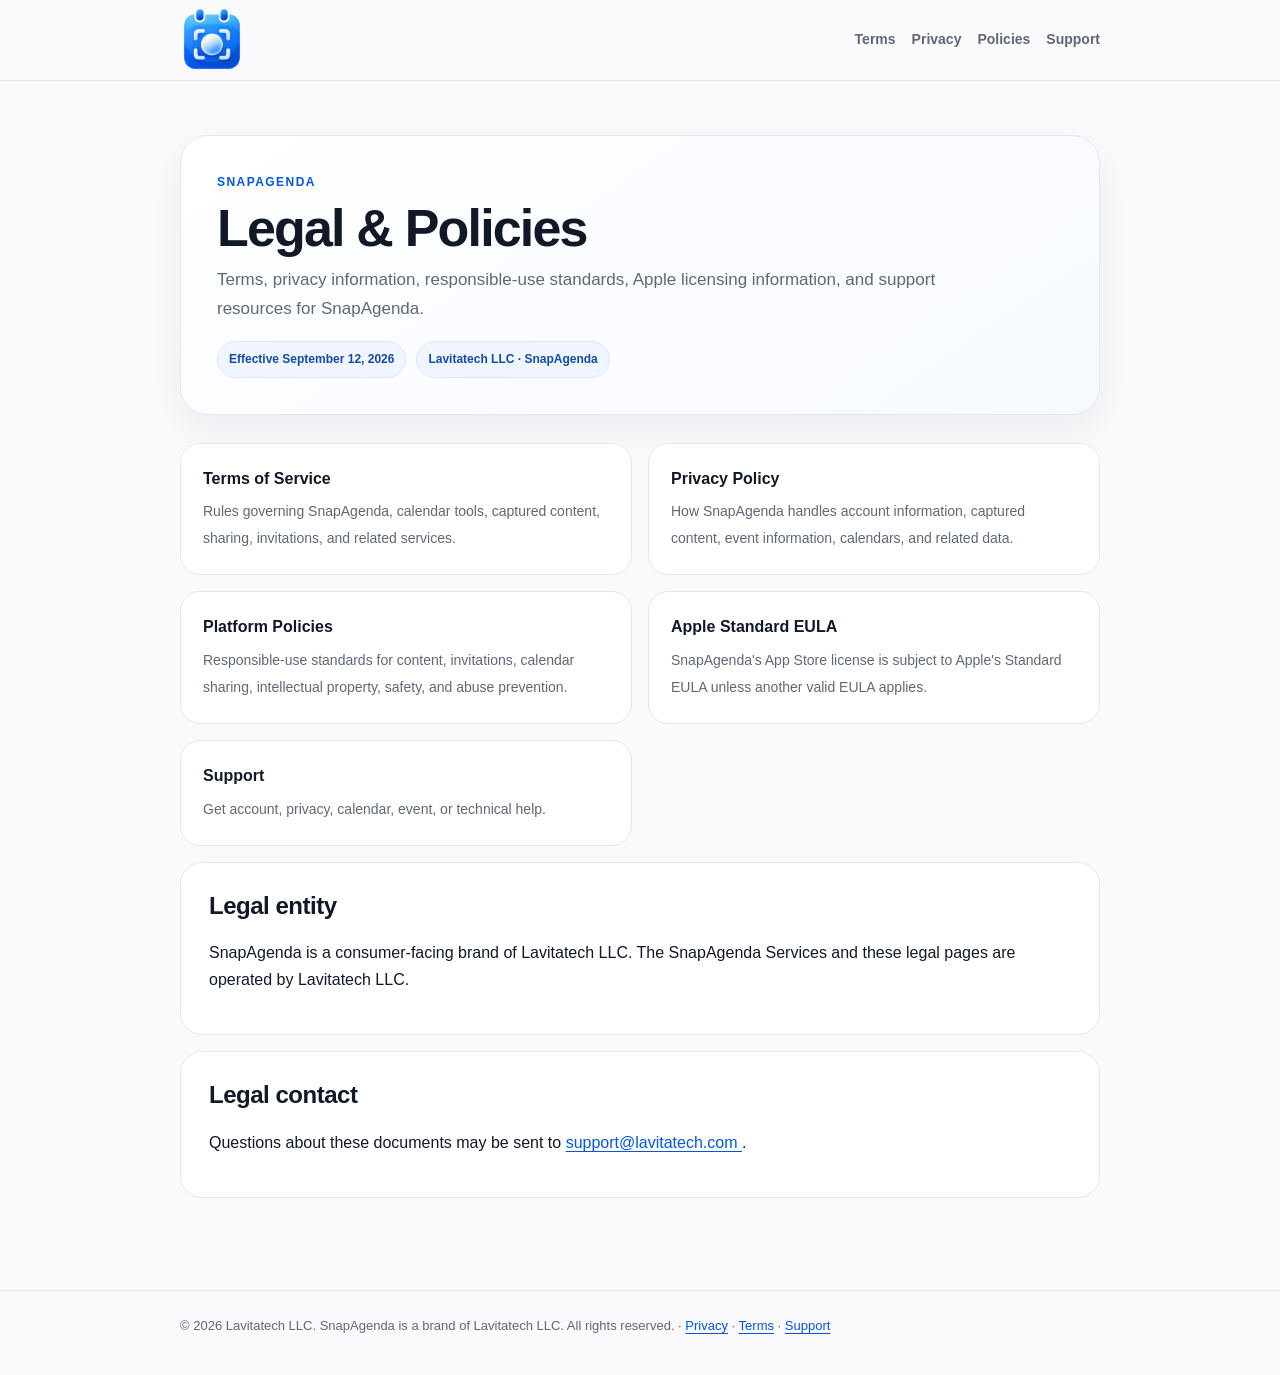
<file: index.html>
<!doctype html>
<html lang="en">
<head>
  <meta charset="utf-8">
  <meta name="viewport" content="width=device-width,initial-scale=1">
  <meta name="color-scheme" content="light">
  <meta name="theme-color" content="#faf9fc">
  <meta
    name="description"
    content="Legal terms, privacy information, platform policies,
    Apple licensing information, and support resources for SnapAgenda."
  >
  <title>Legal &amp; Policies | SnapAgenda</title>
  <link rel="stylesheet" href="styles.css?v=20260912-1">
</head>

<body>
  <header class="site-header">
    <nav class="nav" aria-label="Primary">
      <a
        class="brand"
        href="index.html"
        aria-label="SnapAgenda Legal & Policies home"
      >
        <img
          class="brand-logo"
          src="snapagendalogo.png"
          alt="SnapAgenda"
          width="64"
          height="64"
          decoding="async"
        >
      </a>

      <div class="nav-links">
        <a href="terms.html">Terms</a>
        <a href="privacy.html">Privacy</a>
        <a href="platform-policies.html">Policies</a>
        <a href="support.html">Support</a>
      </div>
    </nav>
  </header>

  <main>
    <div class="hero">
      <p class="eyebrow">SnapAgenda</p>
      <h1>Legal &amp; Policies</h1>
      <p class="lead">
        Terms, privacy information, responsible-use standards,
        Apple licensing information, and support resources for SnapAgenda.
      </p>

      <div class="meta">
        <span class="pill">Effective September 12, 2026</span>
        <span class="pill">Lavitatech LLC · SnapAgenda</span>
      </div>
    </div>

    <div class="grid">
      <a class="link-card" href="terms.html">
        <strong>Terms of Service</strong>
        <span>
          Rules governing SnapAgenda, calendar tools, captured content,
          sharing, invitations, and related services.
        </span>
      </a>

      <a class="link-card" href="privacy.html">
        <strong>Privacy Policy</strong>
        <span>
          How SnapAgenda handles account information, captured content,
          event information, calendars, and related data.
        </span>
      </a>

      <a class="link-card" href="platform-policies.html">
        <strong>Platform Policies</strong>
        <span>
          Responsible-use standards for content, invitations, calendar
          sharing, intellectual property, safety, and abuse prevention.
        </span>
      </a>

      <a class="link-card" href="eula.html">
        <strong>Apple Standard EULA</strong>
        <span>
          SnapAgenda's App Store license is subject to Apple's Standard
          EULA unless another valid EULA applies.
        </span>
      </a>

      <a class="link-card" href="support.html">
        <strong>Support</strong>
        <span>
          Get account, privacy, calendar, event, or technical help.
        </span>
      </a>
    </div>

    <section>
      <h2>Legal entity</h2>
      <p>
        SnapAgenda is a consumer-facing brand of Lavitatech LLC.
        The SnapAgenda Services and these legal pages are operated
        by Lavitatech LLC.
      </p>
    </section>

    <section>
      <h2>Legal contact</h2>
      <p>
        Questions about these documents may be sent to
        <a href="mailto:support@lavitatech.com">
          support@lavitatech.com
        </a>.
      </p>
    </section>
  </main>

  <footer>
    <div class="footer-inner">
      © 2026 Lavitatech LLC. SnapAgenda is a brand of
      Lavitatech LLC. All rights reserved. ·
      <a href="privacy.html">Privacy</a> ·
      <a href="terms.html">Terms</a> ·
      <a href="support.html">Support</a>
    </div>
  </footer>
</body>
</html>
</file>
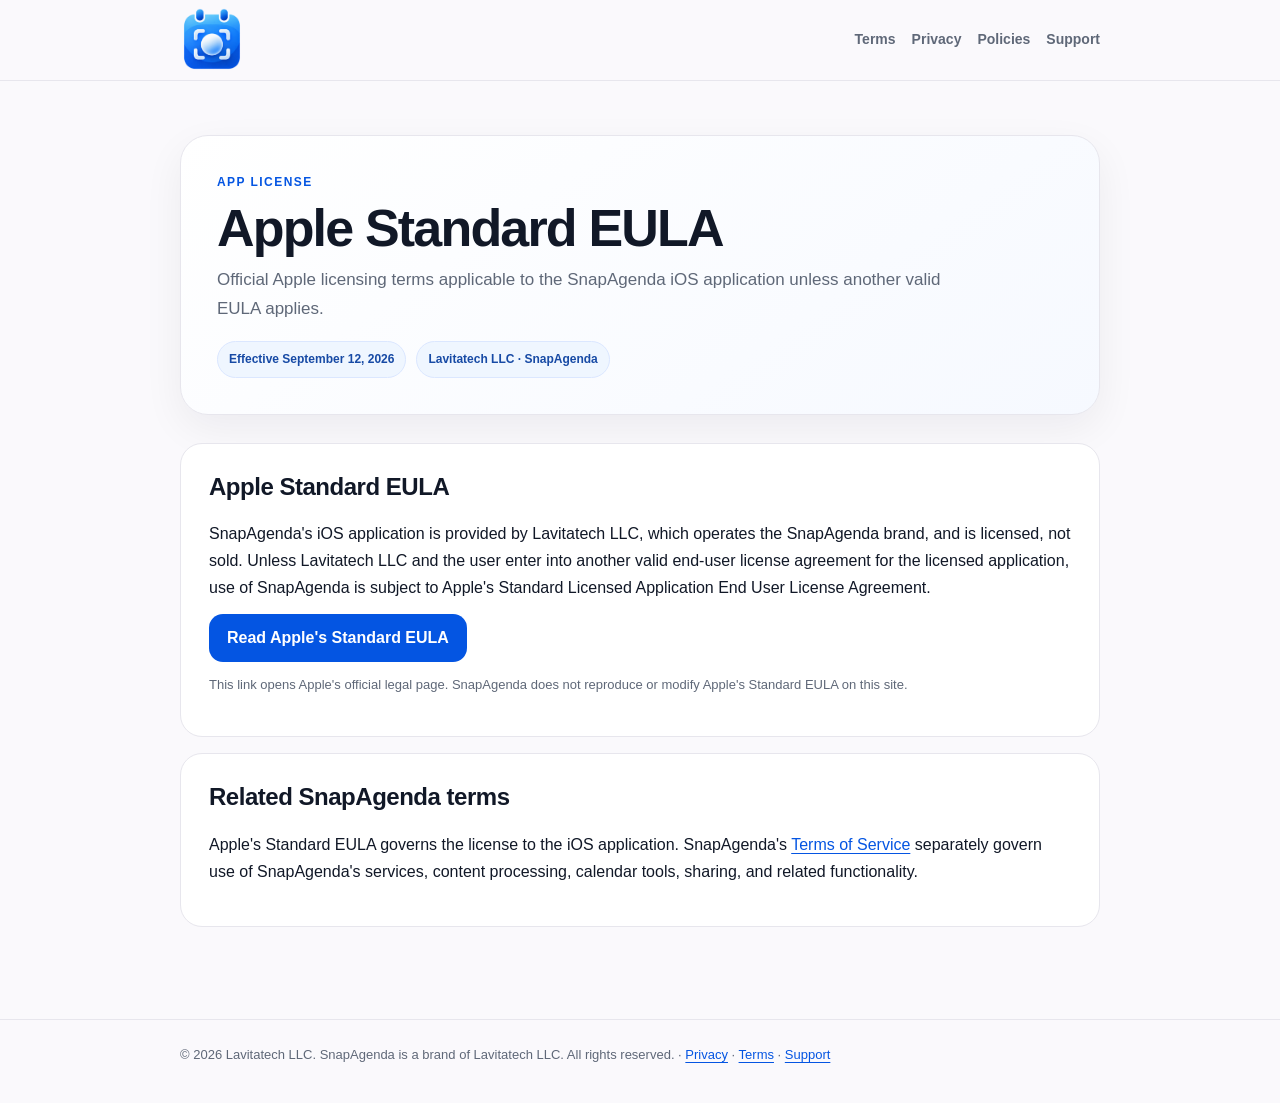
<file: eula.html>
<!doctype html>
<html lang="en">
<head>
  <meta charset="utf-8">
  <meta name="viewport" content="width=device-width,initial-scale=1">
  <meta name="color-scheme" content="light">
  <meta name="theme-color" content="#faf9fc">
  <meta
    name="description"
    content="Apple licensing terms applicable to the SnapAgenda
    iOS application."
  >
  <title>Apple Standard EULA | SnapAgenda</title>
  <link rel="stylesheet" href="styles.css?v=20260912-1">
</head>

<body>
  <header class="site-header">
    <nav class="nav" aria-label="Primary">
      <a
        class="brand"
        href="index.html"
        aria-label="SnapAgenda Legal & Policies home"
      >
        <img
          class="brand-logo"
          src="snapagendalogo.png"
          alt="SnapAgenda"
          width="64"
          height="64"
          decoding="async"
        >
      </a>

      <div class="nav-links">
        <a href="terms.html">Terms</a>
        <a href="privacy.html">Privacy</a>
        <a href="platform-policies.html">Policies</a>
        <a href="support.html">Support</a>
      </div>
    </nav>
  </header>

  <main>
    <div class="hero">
      <p class="eyebrow">App License</p>
      <h1>Apple Standard EULA</h1>
      <p class="lead">
        Official Apple licensing terms applicable to the SnapAgenda
        iOS application unless another valid EULA applies.
      </p>

      <div class="meta">
        <span class="pill">Effective September 12, 2026</span>
        <span class="pill">Lavitatech LLC · SnapAgenda</span>
      </div>
    </div>

    <section>
      <h2>Apple Standard EULA</h2>
      <p>
        SnapAgenda's iOS application is provided by Lavitatech LLC,
        which operates the SnapAgenda brand, and is licensed, not sold.
        Unless Lavitatech LLC and the user enter into another valid
        end-user license agreement for the licensed application, use of
        SnapAgenda is subject to Apple's Standard Licensed Application
        End User License Agreement.
      </p>

      <p>
        <a
          class="contact-button"
          href="https://www.apple.com/legal/internet-services/itunes/dev/stdeula/"
        >
          Read Apple's Standard EULA
        </a>
      </p>

      <p class="small">
        This link opens Apple's official legal page. SnapAgenda does not
        reproduce or modify Apple's Standard EULA on this site.
      </p>
    </section>

    <section>
      <h2>Related SnapAgenda terms</h2>
      <p>
        Apple's Standard EULA governs the license to the iOS
        application. SnapAgenda's
        <a href="terms.html">Terms of Service</a>
        separately govern use of SnapAgenda's services, content
        processing, calendar tools, sharing, and related functionality.
      </p>
    </section>
  </main>

  <footer>
    <div class="footer-inner">
      © 2026 Lavitatech LLC. SnapAgenda is a brand of
      Lavitatech LLC. All rights reserved. ·
      <a href="privacy.html">Privacy</a> ·
      <a href="terms.html">Terms</a> ·
      <a href="support.html">Support</a>
    </div>
  </footer>
</body>
</html>
</file>
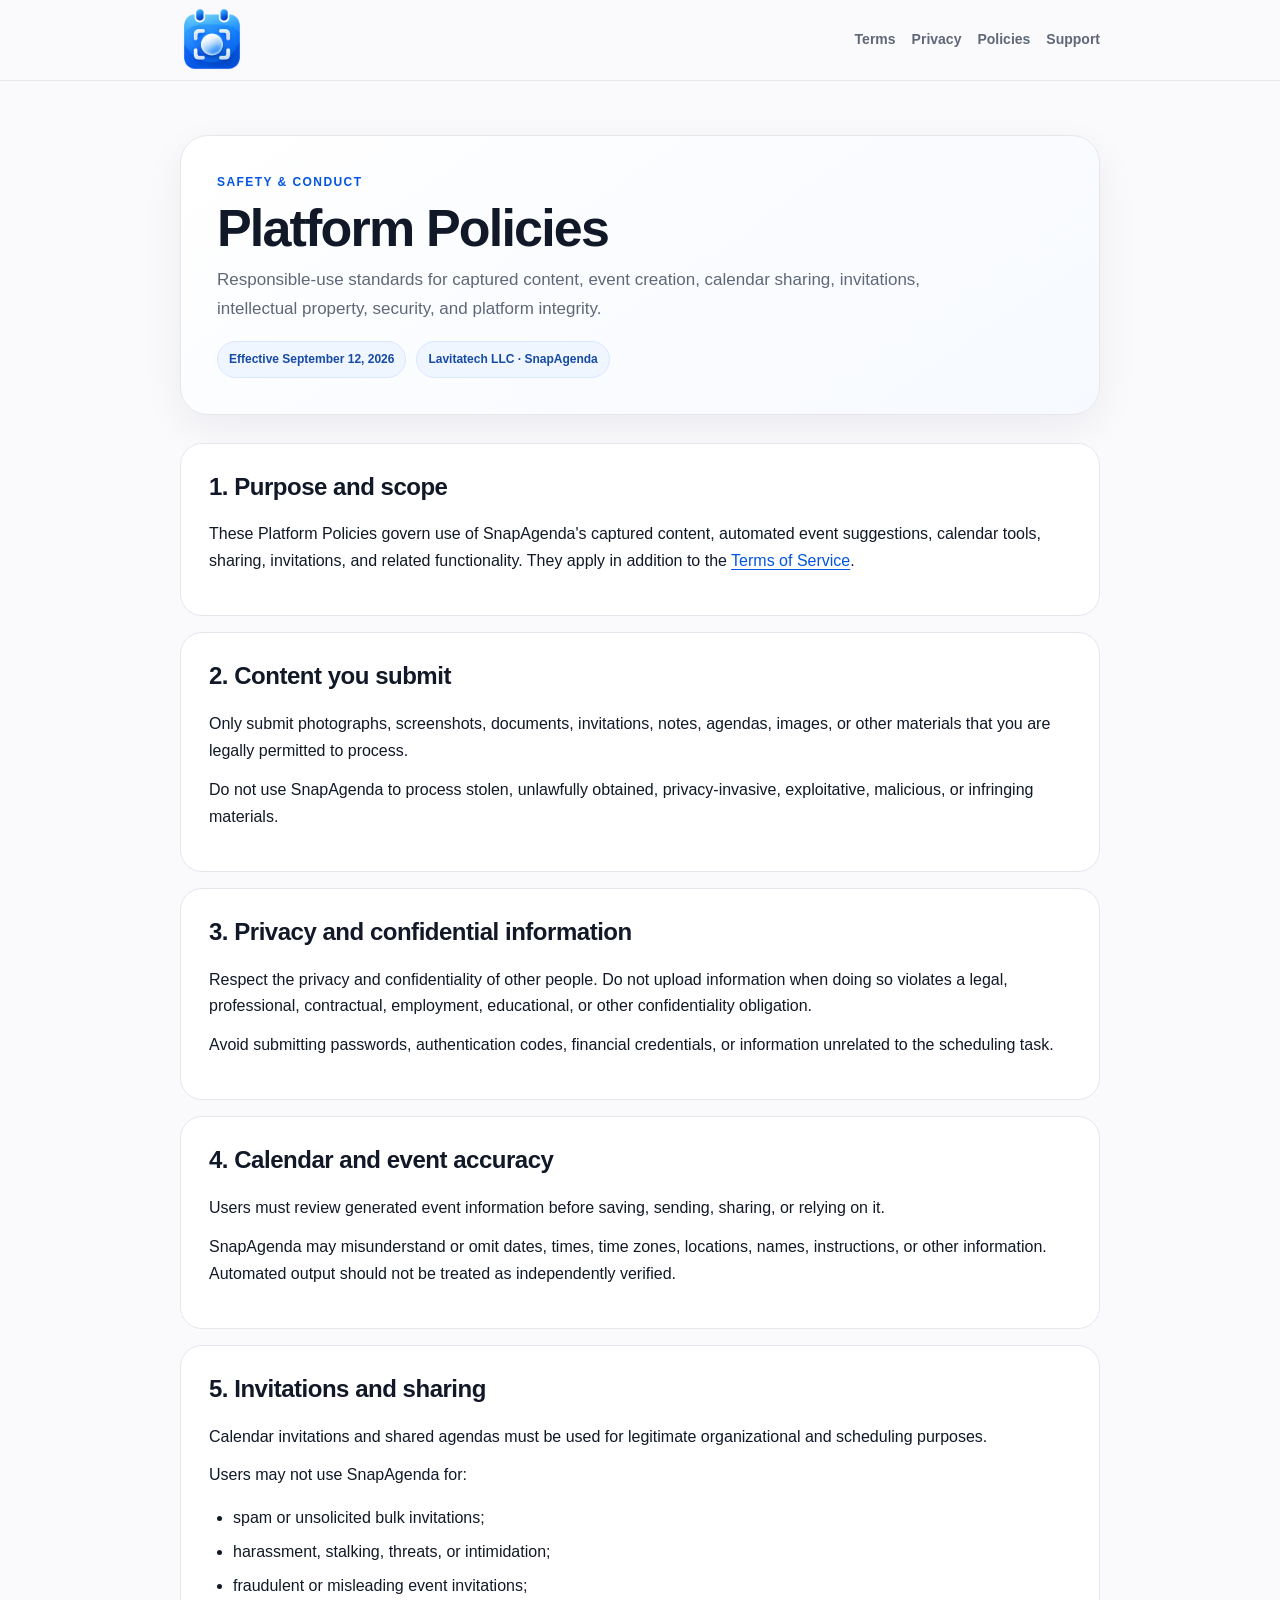
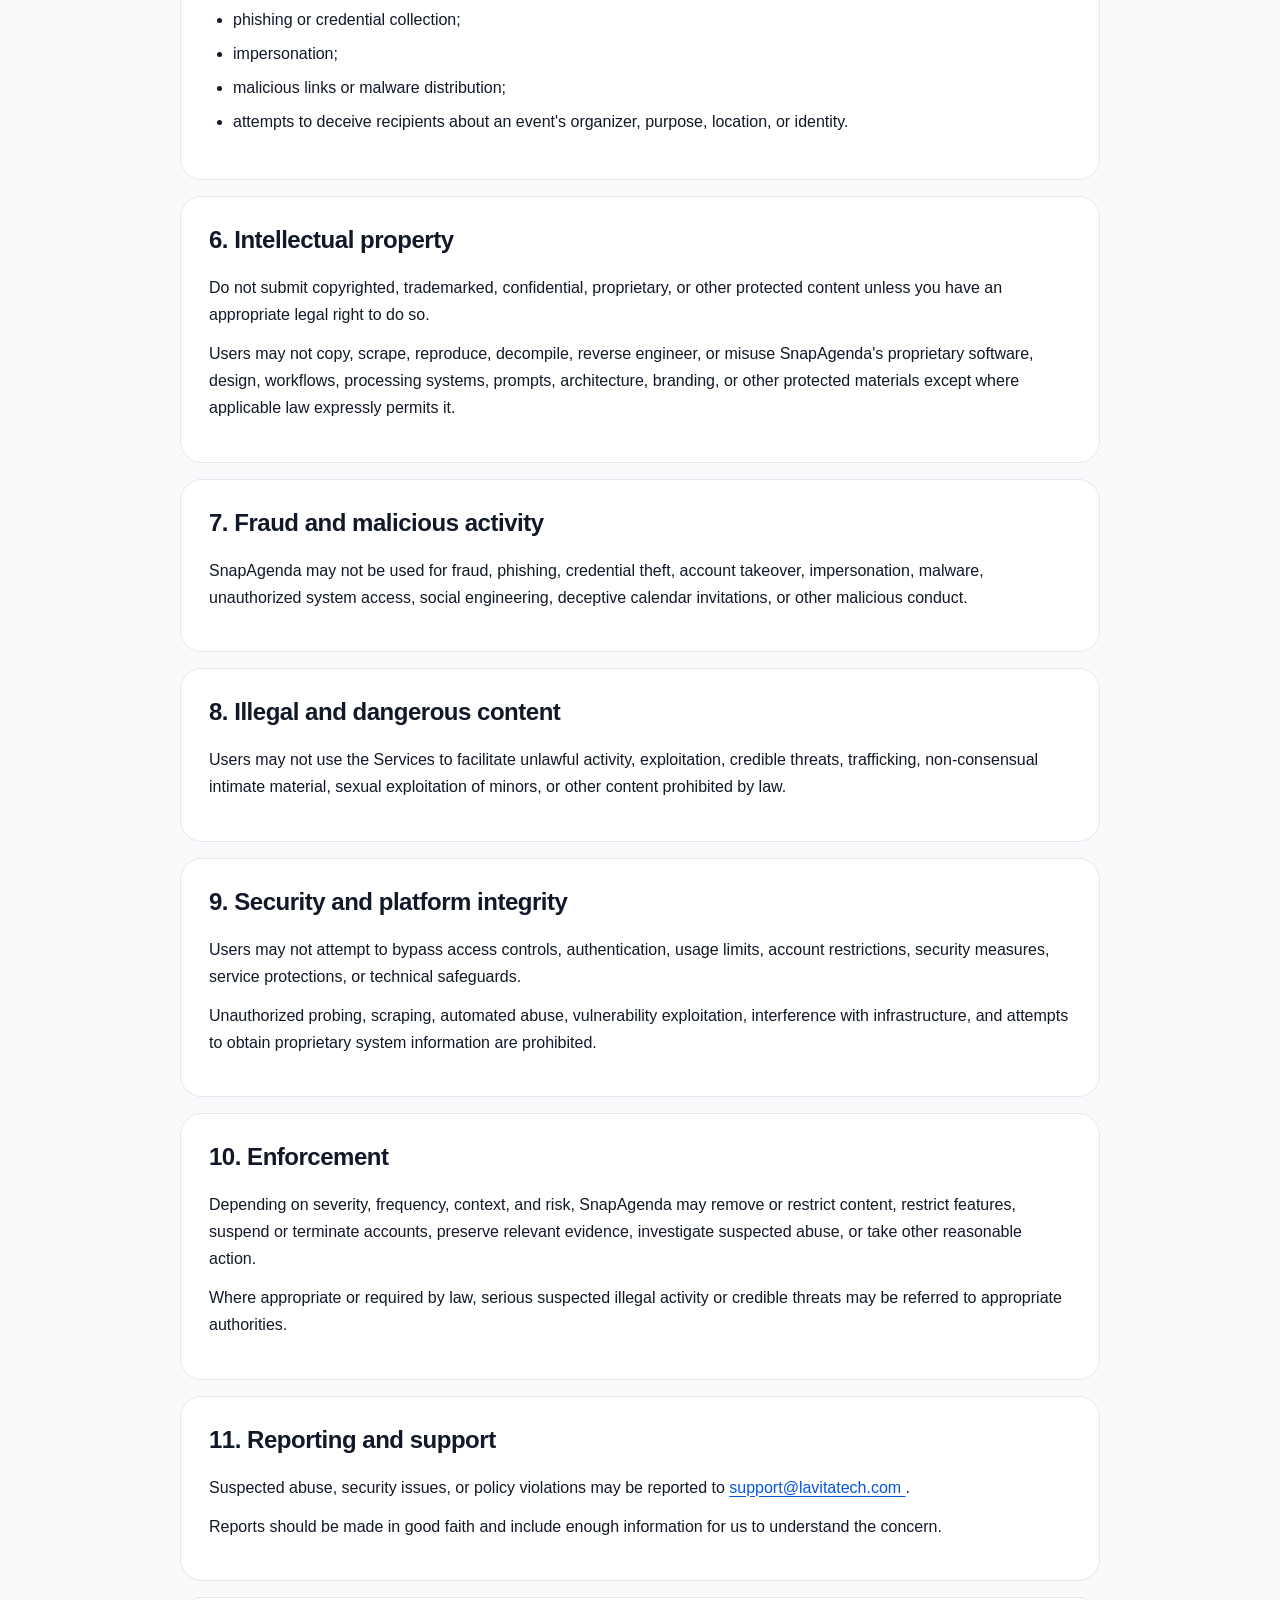
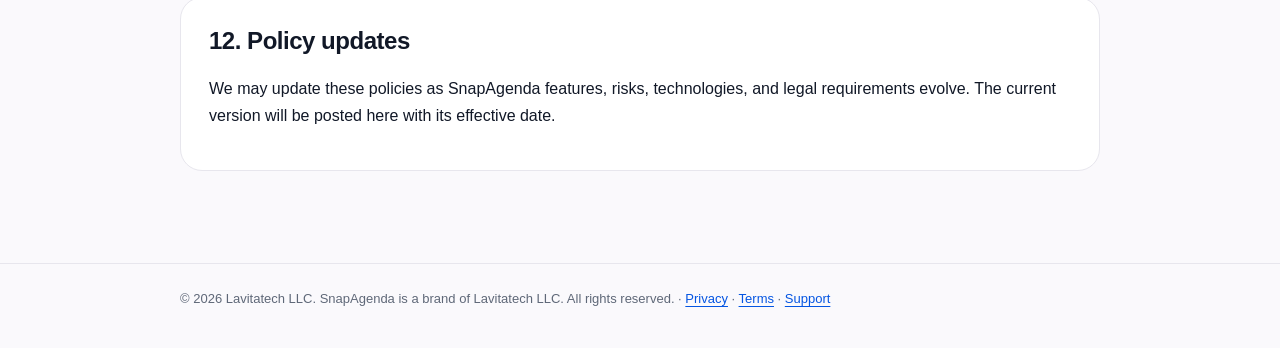
<file: platform-policies.html>
<!doctype html>
<html lang="en">
<head>
  <meta charset="utf-8">
  <meta name="viewport" content="width=device-width,initial-scale=1">
  <meta name="color-scheme" content="light">
  <meta name="theme-color" content="#faf9fc">
  <meta
    name="description"
    content="Responsible-use policies for SnapAgenda content,
    calendar sharing, invitations, safety, intellectual property,
    automation, and platform integrity."
  >
  <title>Platform Policies | SnapAgenda</title>
  <link rel="stylesheet" href="styles.css?v=20260912-1">
</head>

<body>
  <header class="site-header">
    <nav class="nav" aria-label="Primary">
      <a
        class="brand"
        href="index.html"
        aria-label="SnapAgenda Legal & Policies home"
      >
        <img
          class="brand-logo"
          src="snapagendalogo.png"
          alt="SnapAgenda"
          width="64"
          height="64"
          decoding="async"
        >
      </a>

      <div class="nav-links">
        <a href="terms.html">Terms</a>
        <a href="privacy.html">Privacy</a>
        <a href="platform-policies.html">Policies</a>
        <a href="support.html">Support</a>
      </div>
    </nav>
  </header>

  <main>
    <div class="hero">
      <p class="eyebrow">Safety &amp; Conduct</p>
      <h1>Platform Policies</h1>
      <p class="lead">
        Responsible-use standards for captured content, event creation,
        calendar sharing, invitations, intellectual property, security,
        and platform integrity.
      </p>

      <div class="meta">
        <span class="pill">Effective September 12, 2026</span>
        <span class="pill">Lavitatech LLC · SnapAgenda</span>
      </div>
    </div>

    <section>
      <h2>1. Purpose and scope</h2>
      <p>
        These Platform Policies govern use of SnapAgenda's captured
        content, automated event suggestions, calendar tools, sharing,
        invitations, and related functionality. They apply in addition
        to the <a href="terms.html">Terms of Service</a>.
      </p>
    </section>

    <section>
      <h2>2. Content you submit</h2>
      <p>
        Only submit photographs, screenshots, documents, invitations,
        notes, agendas, images, or other materials that you are legally
        permitted to process.
      </p>
      <p>
        Do not use SnapAgenda to process stolen, unlawfully obtained,
        privacy-invasive, exploitative, malicious, or infringing
        materials.
      </p>
    </section>

    <section>
      <h2>3. Privacy and confidential information</h2>
      <p>
        Respect the privacy and confidentiality of other people.
        Do not upload information when doing so violates a legal,
        professional, contractual, employment, educational, or other
        confidentiality obligation.
      </p>
      <p>
        Avoid submitting passwords, authentication codes, financial
        credentials, or information unrelated to the scheduling task.
      </p>
    </section>

    <section>
      <h2>4. Calendar and event accuracy</h2>
      <p>
        Users must review generated event information before saving,
        sending, sharing, or relying on it.
      </p>
      <p>
        SnapAgenda may misunderstand or omit dates, times, time zones,
        locations, names, instructions, or other information. Automated
        output should not be treated as independently verified.
      </p>
    </section>

    <section>
      <h2>5. Invitations and sharing</h2>
      <p>
        Calendar invitations and shared agendas must be used for
        legitimate organizational and scheduling purposes.
      </p>
      <p>Users may not use SnapAgenda for:</p>
      <ul>
        <li>spam or unsolicited bulk invitations;</li>
        <li>harassment, stalking, threats, or intimidation;</li>
        <li>fraudulent or misleading event invitations;</li>
        <li>phishing or credential collection;</li>
        <li>impersonation;</li>
        <li>malicious links or malware distribution;</li>
        <li>attempts to deceive recipients about an event's organizer,
          purpose, location, or identity.</li>
      </ul>
    </section>

    <section>
      <h2>6. Intellectual property</h2>
      <p>
        Do not submit copyrighted, trademarked, confidential,
        proprietary, or other protected content unless you have an
        appropriate legal right to do so.
      </p>
      <p>
        Users may not copy, scrape, reproduce, decompile, reverse
        engineer, or misuse SnapAgenda's proprietary software, design,
        workflows, processing systems, prompts, architecture, branding,
        or other protected materials except where applicable law
        expressly permits it.
      </p>
    </section>

    <section>
      <h2>7. Fraud and malicious activity</h2>
      <p>
        SnapAgenda may not be used for fraud, phishing, credential
        theft, account takeover, impersonation, malware, unauthorized
        system access, social engineering, deceptive calendar
        invitations, or other malicious conduct.
      </p>
    </section>

    <section>
      <h2>8. Illegal and dangerous content</h2>
      <p>
        Users may not use the Services to facilitate unlawful activity,
        exploitation, credible threats, trafficking, non-consensual
        intimate material, sexual exploitation of minors, or other
        content prohibited by law.
      </p>
    </section>

    <section>
      <h2>9. Security and platform integrity</h2>
      <p>
        Users may not attempt to bypass access controls, authentication,
        usage limits, account restrictions, security measures, service
        protections, or technical safeguards.
      </p>
      <p>
        Unauthorized probing, scraping, automated abuse, vulnerability
        exploitation, interference with infrastructure, and attempts to
        obtain proprietary system information are prohibited.
      </p>
    </section>

    <section>
      <h2>10. Enforcement</h2>
      <p>
        Depending on severity, frequency, context, and risk,
        SnapAgenda may remove or restrict content, restrict features,
        suspend or terminate accounts, preserve relevant evidence,
        investigate suspected abuse, or take other reasonable action.
      </p>
      <p>
        Where appropriate or required by law, serious suspected illegal
        activity or credible threats may be referred to appropriate
        authorities.
      </p>
    </section>

    <section>
      <h2>11. Reporting and support</h2>
      <p>
        Suspected abuse, security issues, or policy violations may be
        reported to
        <a href="mailto:support@lavitatech.com">
          support@lavitatech.com
        </a>.
      </p>
      <p>
        Reports should be made in good faith and include enough
        information for us to understand the concern.
      </p>
    </section>

    <section>
      <h2>12. Policy updates</h2>
      <p>
        We may update these policies as SnapAgenda features, risks,
        technologies, and legal requirements evolve. The current
        version will be posted here with its effective date.
      </p>
    </section>
  </main>

  <footer>
    <div class="footer-inner">
      © 2026 Lavitatech LLC. SnapAgenda is a brand of
      Lavitatech LLC. All rights reserved. ·
      <a href="privacy.html">Privacy</a> ·
      <a href="terms.html">Terms</a> ·
      <a href="support.html">Support</a>
    </div>
  </footer>
</body>
</html>
</file>
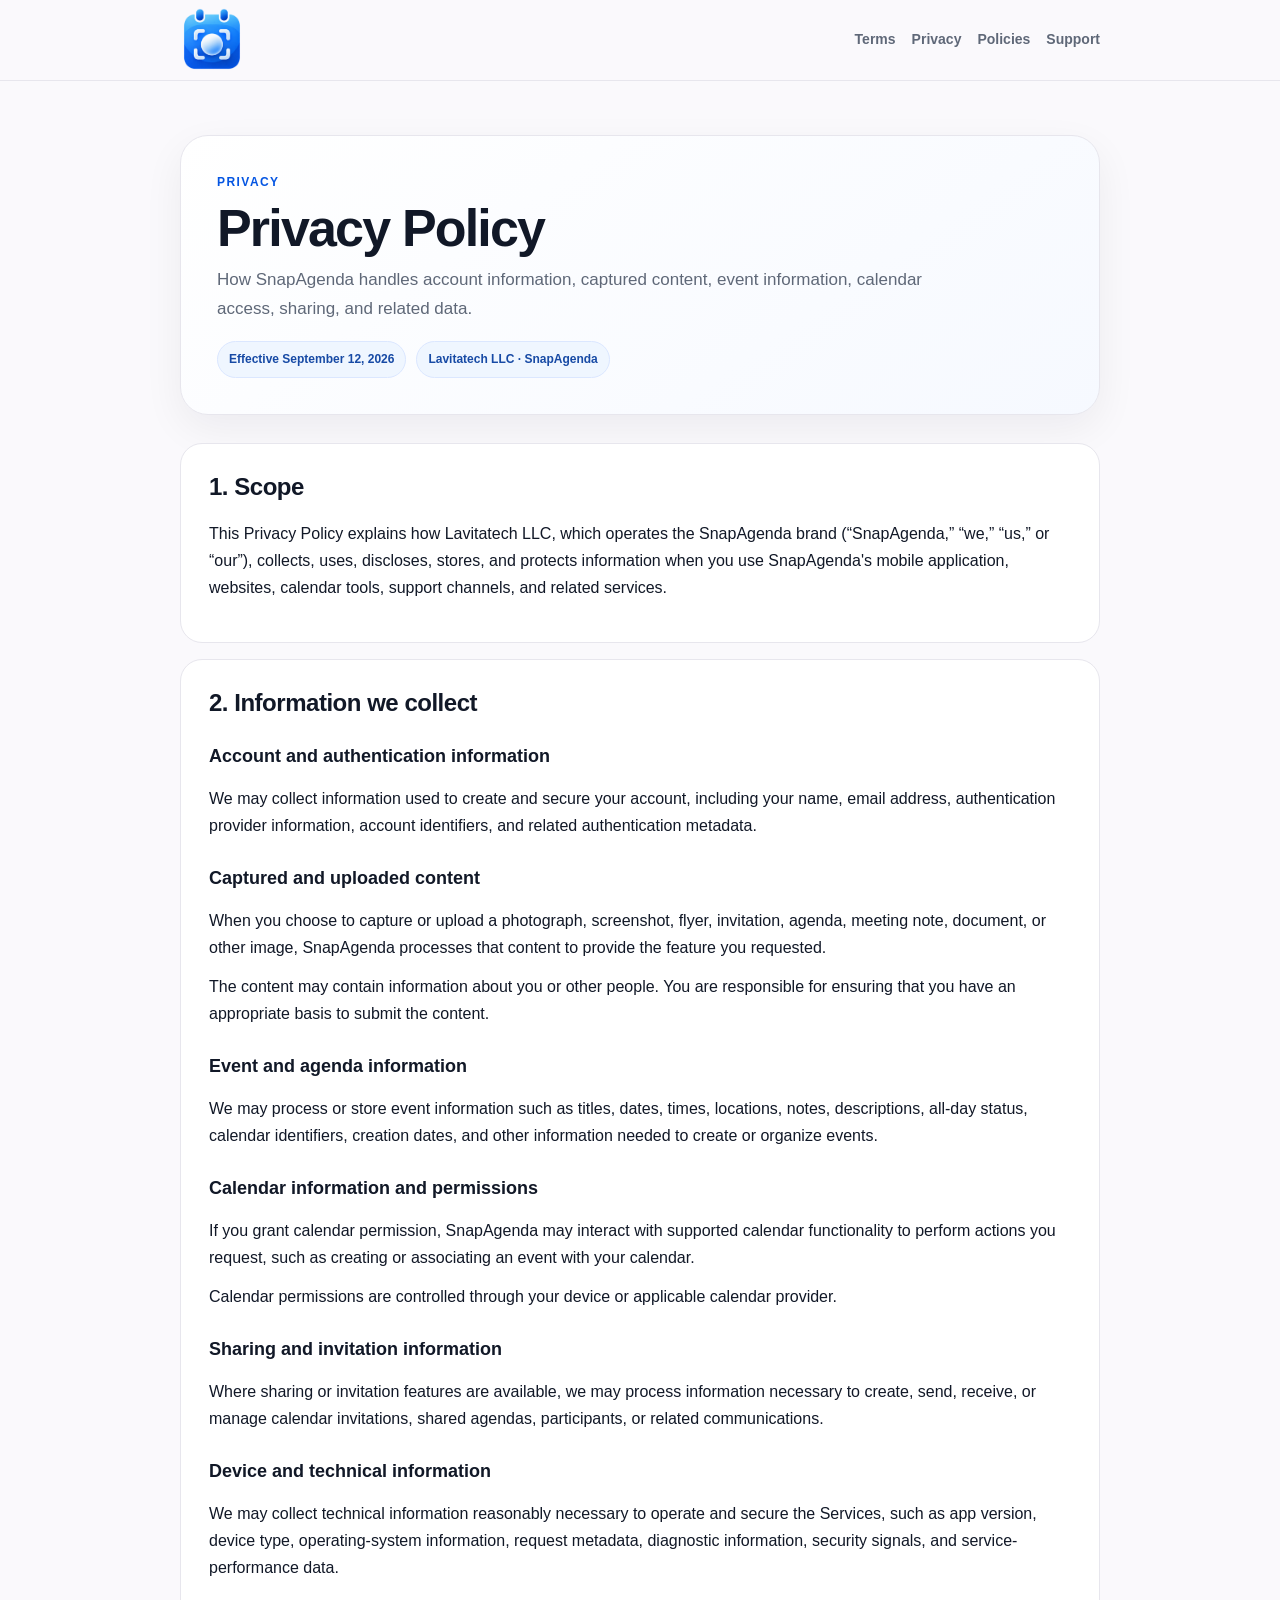
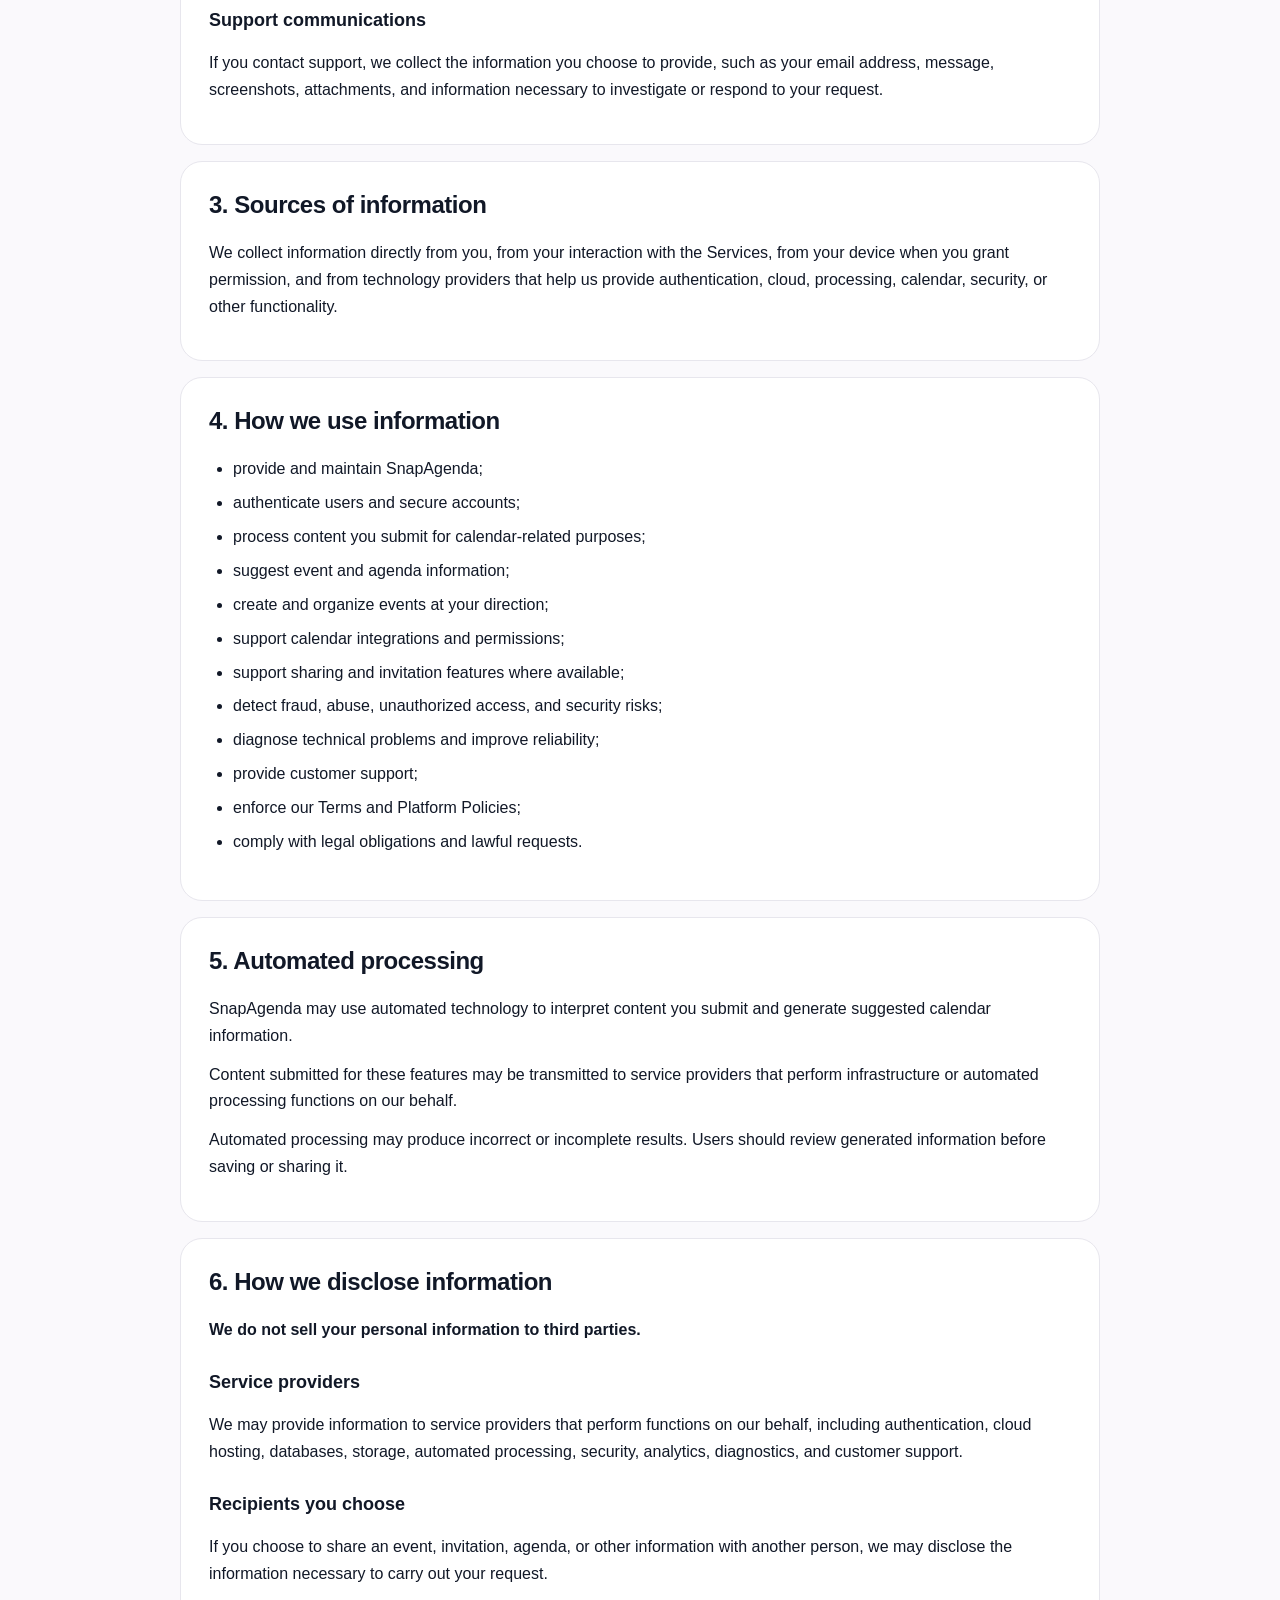
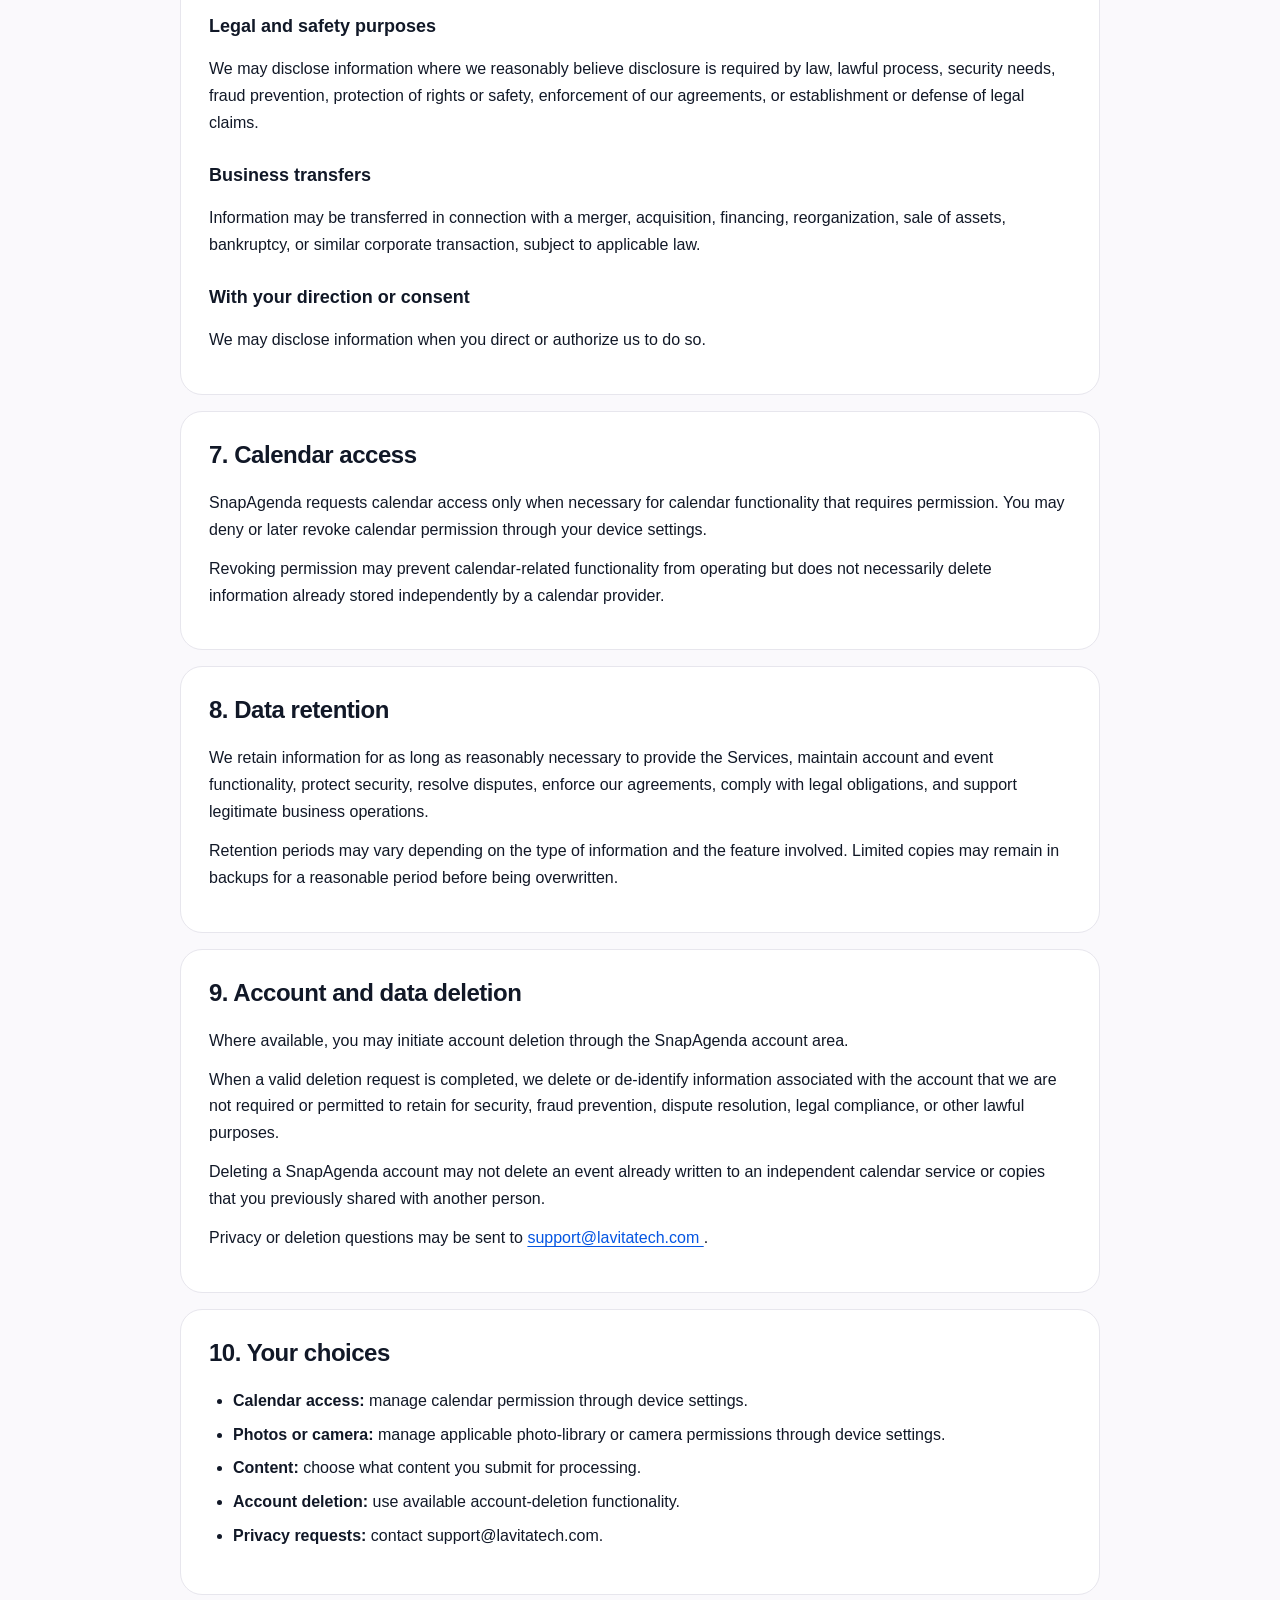
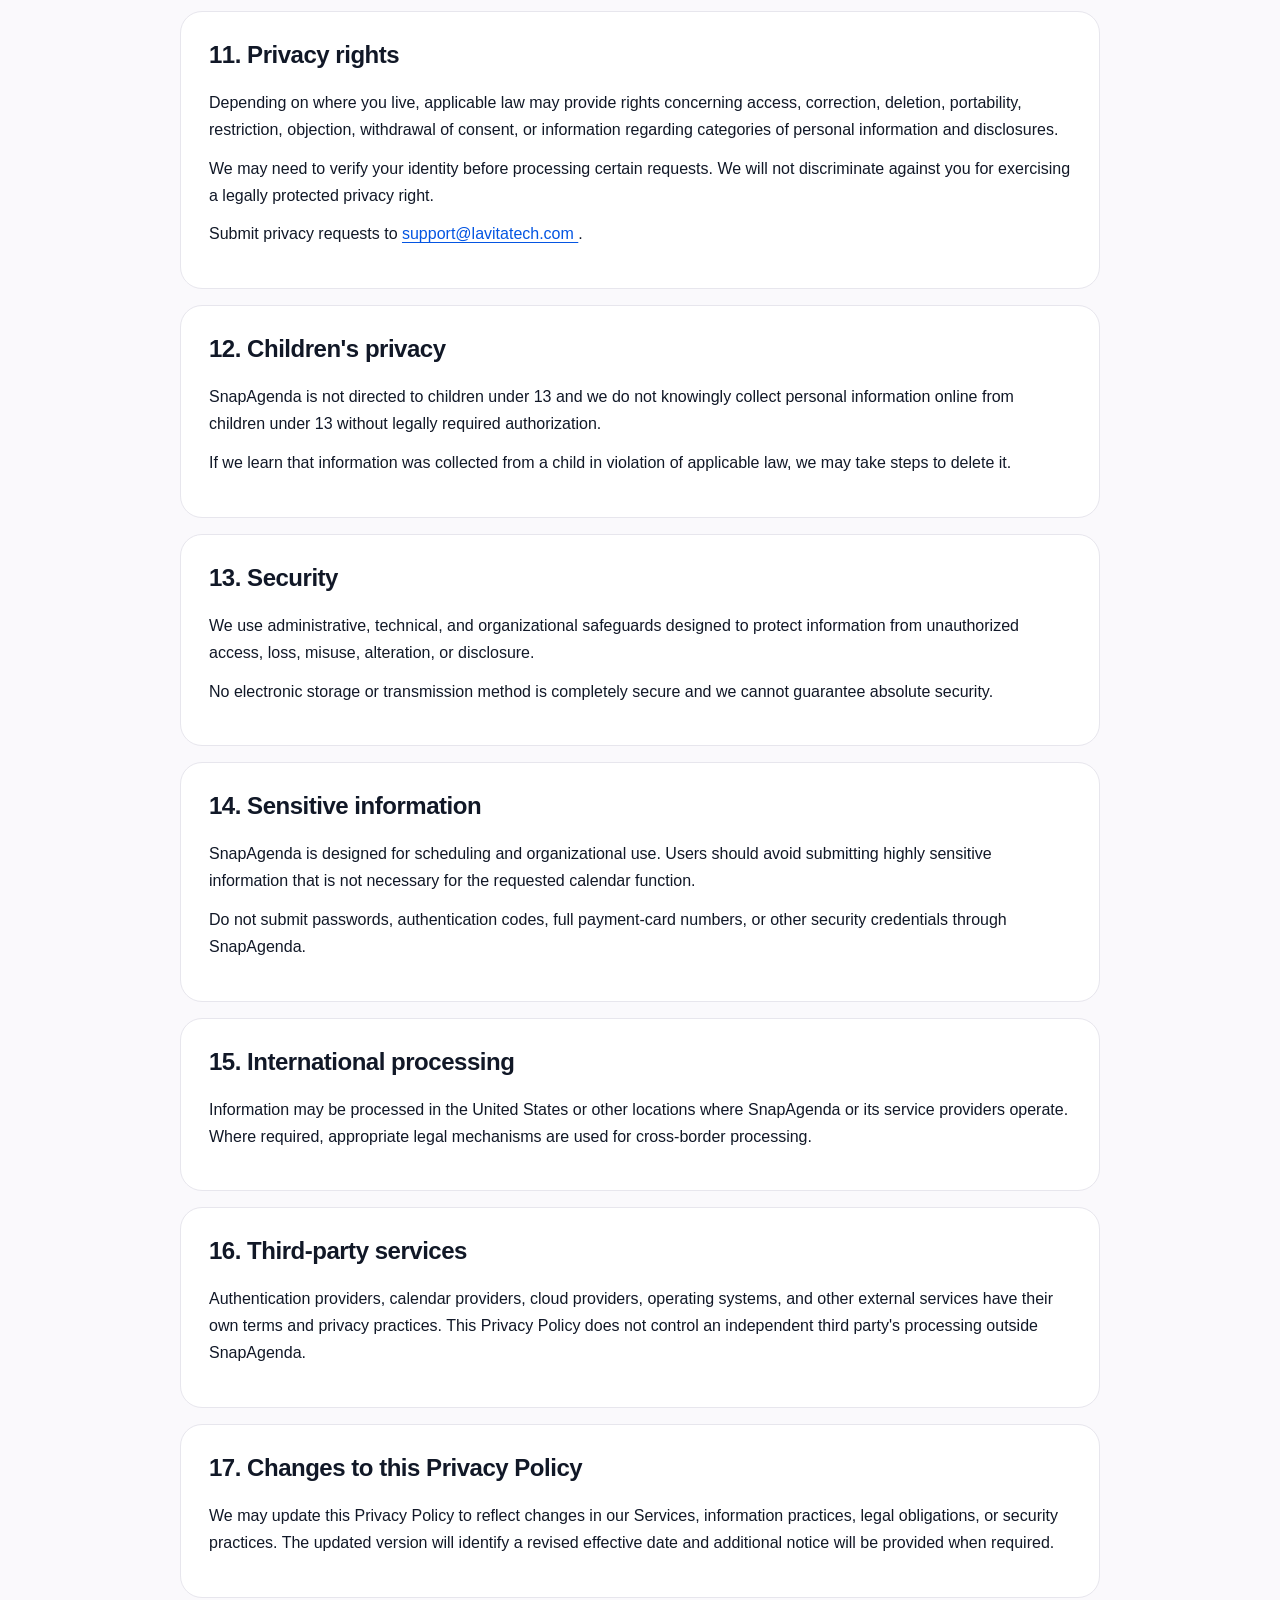
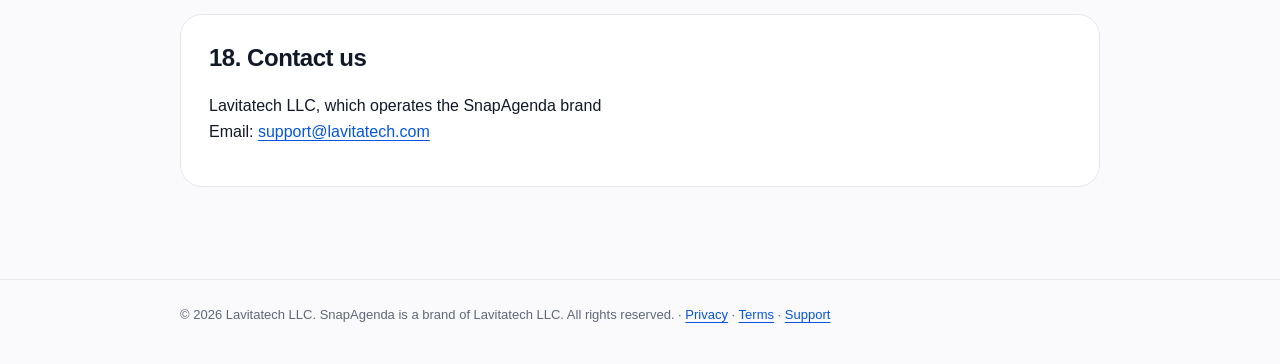
<file: privacy.html>
<!doctype html>
<html lang="en">
<head>
  <meta charset="utf-8">
  <meta name="viewport" content="width=device-width,initial-scale=1">
  <meta name="color-scheme" content="light">
  <meta name="theme-color" content="#faf9fc">
  <meta
    name="description"
    content="How SnapAgenda collects, uses, protects, and manages account,
    captured-content, event, calendar, sharing, and technical information."
  >
  <title>Privacy Policy | SnapAgenda</title>
  <link rel="stylesheet" href="styles.css?v=20260912-1">
</head>

<body>
  <header class="site-header">
    <nav class="nav" aria-label="Primary">
      <a
        class="brand"
        href="index.html"
        aria-label="SnapAgenda Legal & Policies home"
      >
        <img
          class="brand-logo"
          src="snapagendalogo.png"
          alt="SnapAgenda"
          width="64"
          height="64"
          decoding="async"
        >
      </a>

      <div class="nav-links">
        <a href="terms.html">Terms</a>
        <a href="privacy.html">Privacy</a>
        <a href="platform-policies.html">Policies</a>
        <a href="support.html">Support</a>
      </div>
    </nav>
  </header>

  <main>
    <div class="hero">
      <p class="eyebrow">Privacy</p>
      <h1>Privacy Policy</h1>
      <p class="lead">
        How SnapAgenda handles account information, captured content,
        event information, calendar access, sharing, and related data.
      </p>

      <div class="meta">
        <span class="pill">Effective September 12, 2026</span>
        <span class="pill">Lavitatech LLC · SnapAgenda</span>
      </div>
    </div>

    <section id="scope">
      <h2>1. Scope</h2>
      <p>
        This Privacy Policy explains how Lavitatech LLC, which operates
        the SnapAgenda brand (“SnapAgenda,” “we,” “us,” or “our”),
        collects, uses, discloses, stores, and protects information when
        you use SnapAgenda's mobile application, websites, calendar
        tools, support channels, and related services.
      </p>
    </section>

    <section id="collect">
      <h2>2. Information we collect</h2>

      <h3>Account and authentication information</h3>
      <p>
        We may collect information used to create and secure your
        account, including your name, email address, authentication
        provider information, account identifiers, and related
        authentication metadata.
      </p>

      <h3>Captured and uploaded content</h3>
      <p>
        When you choose to capture or upload a photograph, screenshot,
        flyer, invitation, agenda, meeting note, document, or other
        image, SnapAgenda processes that content to provide the feature
        you requested.
      </p>
      <p>
        The content may contain information about you or other people.
        You are responsible for ensuring that you have an appropriate
        basis to submit the content.
      </p>

      <h3>Event and agenda information</h3>
      <p>
        We may process or store event information such as titles, dates,
        times, locations, notes, descriptions, all-day status, calendar
        identifiers, creation dates, and other information needed to
        create or organize events.
      </p>

      <h3>Calendar information and permissions</h3>
      <p>
        If you grant calendar permission, SnapAgenda may interact with
        supported calendar functionality to perform actions you request,
        such as creating or associating an event with your calendar.
      </p>
      <p>
        Calendar permissions are controlled through your device or
        applicable calendar provider.
      </p>

      <h3>Sharing and invitation information</h3>
      <p>
        Where sharing or invitation features are available, we may
        process information necessary to create, send, receive, or
        manage calendar invitations, shared agendas, participants, or
        related communications.
      </p>

      <h3>Device and technical information</h3>
      <p>
        We may collect technical information reasonably necessary to
        operate and secure the Services, such as app version, device
        type, operating-system information, request metadata, diagnostic
        information, security signals, and service-performance data.
      </p>

      <h3>Support communications</h3>
      <p>
        If you contact support, we collect the information you choose
        to provide, such as your email address, message, screenshots,
        attachments, and information necessary to investigate or
        respond to your request.
      </p>
    </section>

    <section id="sources">
      <h2>3. Sources of information</h2>
      <p>
        We collect information directly from you, from your interaction
        with the Services, from your device when you grant permission,
        and from technology providers that help us provide
        authentication, cloud, processing, calendar, security, or other
        functionality.
      </p>
    </section>

    <section id="use">
      <h2>4. How we use information</h2>
      <ul>
        <li>provide and maintain SnapAgenda;</li>
        <li>authenticate users and secure accounts;</li>
        <li>process content you submit for calendar-related purposes;</li>
        <li>suggest event and agenda information;</li>
        <li>create and organize events at your direction;</li>
        <li>support calendar integrations and permissions;</li>
        <li>support sharing and invitation features where available;</li>
        <li>detect fraud, abuse, unauthorized access, and security risks;</li>
        <li>diagnose technical problems and improve reliability;</li>
        <li>provide customer support;</li>
        <li>enforce our Terms and Platform Policies;</li>
        <li>comply with legal obligations and lawful requests.</li>
      </ul>
    </section>

    <section id="automated">
      <h2>5. Automated processing</h2>
      <p>
        SnapAgenda may use automated technology to interpret content
        you submit and generate suggested calendar information.
      </p>
      <p>
        Content submitted for these features may be transmitted to
        service providers that perform infrastructure or automated
        processing functions on our behalf.
      </p>
      <p>
        Automated processing may produce incorrect or incomplete
        results. Users should review generated information before
        saving or sharing it.
      </p>
    </section>

    <section id="disclosure">
      <h2>6. How we disclose information</h2>
      <p>
        <strong>
          We do not sell your personal information to third parties.
        </strong>
      </p>

      <h3>Service providers</h3>
      <p>
        We may provide information to service providers that perform
        functions on our behalf, including authentication, cloud
        hosting, databases, storage, automated processing, security,
        analytics, diagnostics, and customer support.
      </p>

      <h3>Recipients you choose</h3>
      <p>
        If you choose to share an event, invitation, agenda, or other
        information with another person, we may disclose the information
        necessary to carry out your request.
      </p>

      <h3>Legal and safety purposes</h3>
      <p>
        We may disclose information where we reasonably believe
        disclosure is required by law, lawful process, security needs,
        fraud prevention, protection of rights or safety, enforcement
        of our agreements, or establishment or defense of legal claims.
      </p>

      <h3>Business transfers</h3>
      <p>
        Information may be transferred in connection with a merger,
        acquisition, financing, reorganization, sale of assets,
        bankruptcy, or similar corporate transaction, subject to
        applicable law.
      </p>

      <h3>With your direction or consent</h3>
      <p>
        We may disclose information when you direct or authorize us to
        do so.
      </p>
    </section>

    <section id="calendar-privacy">
      <h2>7. Calendar access</h2>
      <p>
        SnapAgenda requests calendar access only when necessary for
        calendar functionality that requires permission. You may deny
        or later revoke calendar permission through your device
        settings.
      </p>
      <p>
        Revoking permission may prevent calendar-related functionality
        from operating but does not necessarily delete information
        already stored independently by a calendar provider.
      </p>
    </section>

    <section id="retention">
      <h2>8. Data retention</h2>
      <p>
        We retain information for as long as reasonably necessary to
        provide the Services, maintain account and event functionality,
        protect security, resolve disputes, enforce our agreements,
        comply with legal obligations, and support legitimate business
        operations.
      </p>
      <p>
        Retention periods may vary depending on the type of information
        and the feature involved. Limited copies may remain in backups
        for a reasonable period before being overwritten.
      </p>
    </section>

    <section id="deletion">
      <h2>9. Account and data deletion</h2>
      <p>
        Where available, you may initiate account deletion through the
        SnapAgenda account area.
      </p>
      <p>
        When a valid deletion request is completed, we delete or
        de-identify information associated with the account that we are
        not required or permitted to retain for security, fraud
        prevention, dispute resolution, legal compliance, or other
        lawful purposes.
      </p>
      <p>
        Deleting a SnapAgenda account may not delete an event already
        written to an independent calendar service or copies that you
        previously shared with another person.
      </p>
      <p>
        Privacy or deletion questions may be sent to
        <a href="mailto:support@lavitatech.com">
          support@lavitatech.com
        </a>.
      </p>
    </section>

    <section id="choices">
      <h2>10. Your choices</h2>
      <ul>
        <li>
          <strong>Calendar access:</strong>
          manage calendar permission through device settings.
        </li>
        <li>
          <strong>Photos or camera:</strong>
          manage applicable photo-library or camera permissions through
          device settings.
        </li>
        <li>
          <strong>Content:</strong>
          choose what content you submit for processing.
        </li>
        <li>
          <strong>Account deletion:</strong>
          use available account-deletion functionality.
        </li>
        <li>
          <strong>Privacy requests:</strong>
          contact support@lavitatech.com.
        </li>
      </ul>
    </section>

    <section id="rights">
      <h2>11. Privacy rights</h2>
      <p>
        Depending on where you live, applicable law may provide rights
        concerning access, correction, deletion, portability,
        restriction, objection, withdrawal of consent, or information
        regarding categories of personal information and disclosures.
      </p>
      <p>
        We may need to verify your identity before processing certain
        requests. We will not discriminate against you for exercising
        a legally protected privacy right.
      </p>
      <p>
        Submit privacy requests to
        <a
          href="mailto:support@lavitatech.com?subject=SnapAgenda%20Privacy%20Request"
        >
          support@lavitatech.com
        </a>.
      </p>
    </section>

    <section id="children">
      <h2>12. Children's privacy</h2>
      <p>
        SnapAgenda is not directed to children under 13 and we do not
        knowingly collect personal information online from children
        under 13 without legally required authorization.
      </p>
      <p>
        If we learn that information was collected from a child in
        violation of applicable law, we may take steps to delete it.
      </p>
    </section>

    <section id="security">
      <h2>13. Security</h2>
      <p>
        We use administrative, technical, and organizational safeguards
        designed to protect information from unauthorized access, loss,
        misuse, alteration, or disclosure.
      </p>
      <p>
        No electronic storage or transmission method is completely
        secure and we cannot guarantee absolute security.
      </p>
    </section>

    <section id="sensitive">
      <h2>14. Sensitive information</h2>
      <p>
        SnapAgenda is designed for scheduling and organizational use.
        Users should avoid submitting highly sensitive information that
        is not necessary for the requested calendar function.
      </p>
      <p>
        Do not submit passwords, authentication codes, full payment-card
        numbers, or other security credentials through SnapAgenda.
      </p>
    </section>

    <section id="international">
      <h2>15. International processing</h2>
      <p>
        Information may be processed in the United States or other
        locations where SnapAgenda or its service providers operate.
        Where required, appropriate legal mechanisms are used for
        cross-border processing.
      </p>
    </section>

    <section id="third-party">
      <h2>16. Third-party services</h2>
      <p>
        Authentication providers, calendar providers, cloud providers,
        operating systems, and other external services have their own
        terms and privacy practices. This Privacy Policy does not
        control an independent third party's processing outside
        SnapAgenda.
      </p>
    </section>

    <section id="changes">
      <h2>17. Changes to this Privacy Policy</h2>
      <p>
        We may update this Privacy Policy to reflect changes in our
        Services, information practices, legal obligations, or security
        practices. The updated version will identify a revised effective
        date and additional notice will be provided when required.
      </p>
    </section>

    <section id="contact">
      <h2>18. Contact us</h2>
      <p>
        Lavitatech LLC, which operates the SnapAgenda brand<br>
        Email:
        <a href="mailto:support@lavitatech.com">
          support@lavitatech.com
        </a>
      </p>
    </section>
  </main>

  <footer>
    <div class="footer-inner">
      © 2026 Lavitatech LLC. SnapAgenda is a brand of
      Lavitatech LLC. All rights reserved. ·
      <a href="privacy.html">Privacy</a> ·
      <a href="terms.html">Terms</a> ·
      <a href="support.html">Support</a>
    </div>
  </footer>
</body>
</html>
</file>
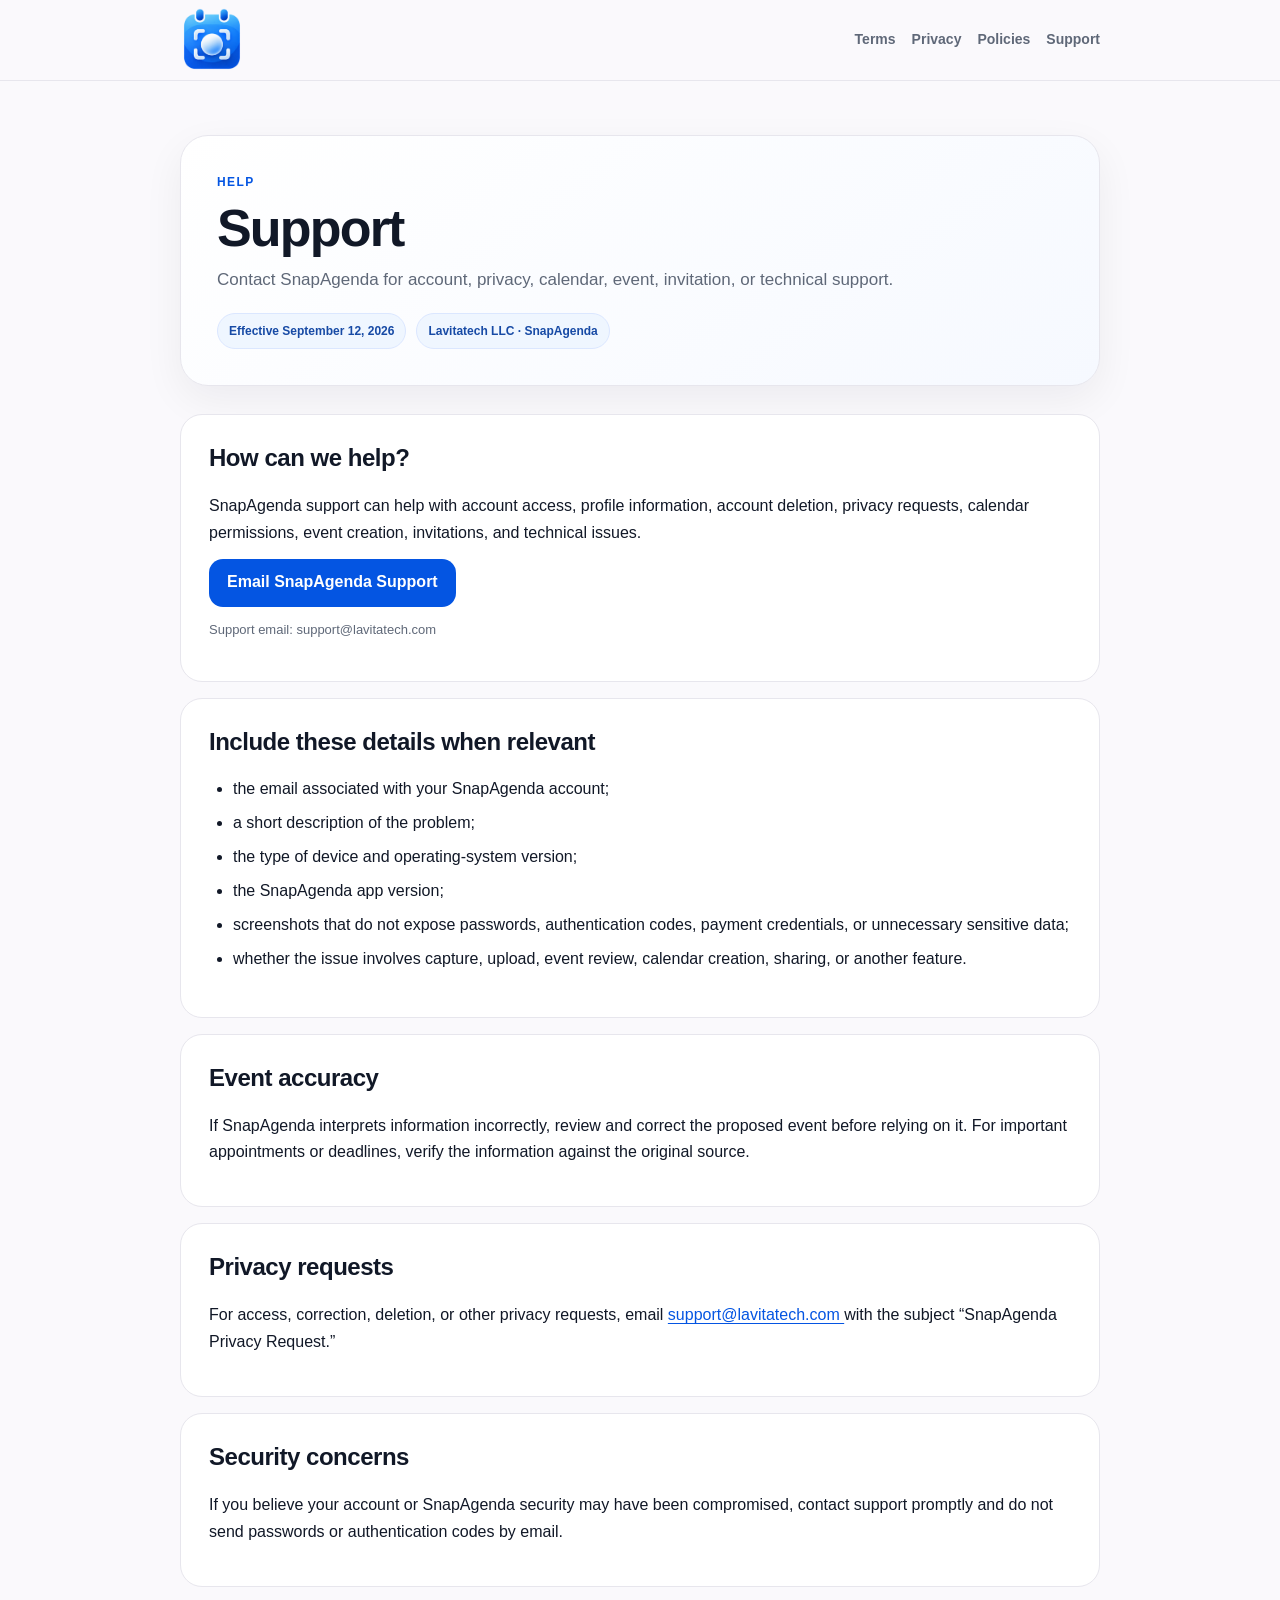
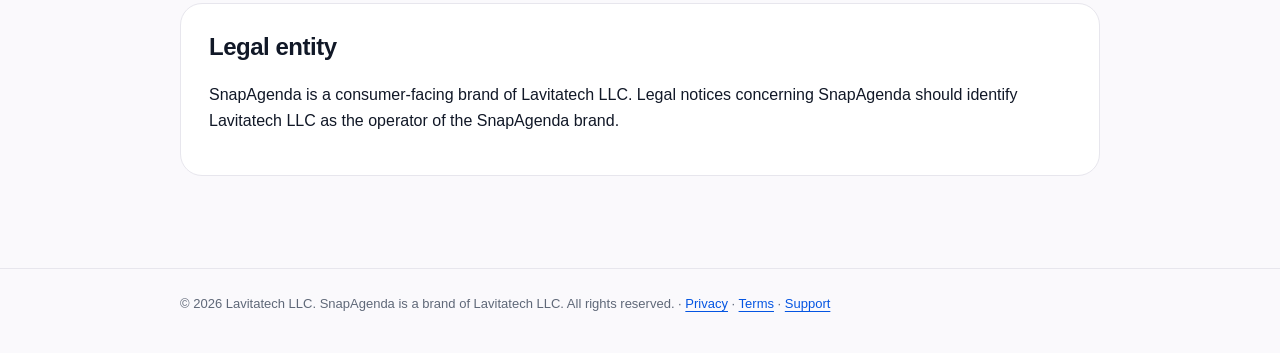
<file: support.html>
<!doctype html>
<html lang="en">
<head>
  <meta charset="utf-8">
  <meta name="viewport" content="width=device-width,initial-scale=1">
  <meta name="color-scheme" content="light">
  <meta name="theme-color" content="#faf9fc">
  <meta
    name="description"
    content="Contact SnapAgenda for account, privacy, calendar,
    event-processing, or technical support."
  >
  <title>Support | SnapAgenda</title>
  <link rel="stylesheet" href="styles.css?v=20260912-1">
</head>

<body>
  <header class="site-header">
    <nav class="nav" aria-label="Primary">
      <a
        class="brand"
        href="index.html"
        aria-label="SnapAgenda Legal & Policies home"
      >
        <img
          class="brand-logo"
          src="snapagendalogo.png"
          alt="SnapAgenda"
          width="64"
          height="64"
          decoding="async"
        >
      </a>

      <div class="nav-links">
        <a href="terms.html">Terms</a>
        <a href="privacy.html">Privacy</a>
        <a href="platform-policies.html">Policies</a>
        <a href="support.html">Support</a>
      </div>
    </nav>
  </header>

  <main>
    <div class="hero">
      <p class="eyebrow">Help</p>
      <h1>Support</h1>
      <p class="lead">
        Contact SnapAgenda for account, privacy, calendar, event,
        invitation, or technical support.
      </p>

      <div class="meta">
        <span class="pill">Effective September 12, 2026</span>
        <span class="pill">Lavitatech LLC · SnapAgenda</span>
      </div>
    </div>

    <section>
      <h2>How can we help?</h2>
      <p>
        SnapAgenda support can help with account access, profile
        information, account deletion, privacy requests, calendar
        permissions, event creation, invitations, and technical issues.
      </p>

      <p>
        <a
          class="contact-button"
          href="mailto:support@lavitatech.com?subject=SnapAgenda%20Support%20Request"
        >
          Email SnapAgenda Support
        </a>
      </p>

      <p class="small">
        Support email: support@lavitatech.com
      </p>
    </section>

    <section>
      <h2>Include these details when relevant</h2>
      <ul>
        <li>the email associated with your SnapAgenda account;</li>
        <li>a short description of the problem;</li>
        <li>the type of device and operating-system version;</li>
        <li>the SnapAgenda app version;</li>
        <li>
          screenshots that do not expose passwords, authentication
          codes, payment credentials, or unnecessary sensitive data;
        </li>
        <li>
          whether the issue involves capture, upload, event review,
          calendar creation, sharing, or another feature.
        </li>
      </ul>
    </section>

    <section>
      <h2>Event accuracy</h2>
      <p>
        If SnapAgenda interprets information incorrectly, review and
        correct the proposed event before relying on it. For important
        appointments or deadlines, verify the information against the
        original source.
      </p>
    </section>

    <section>
      <h2>Privacy requests</h2>
      <p>
        For access, correction, deletion, or other privacy requests,
        email
        <a
          href="mailto:support@lavitatech.com?subject=SnapAgenda%20Privacy%20Request"
        >
          support@lavitatech.com
        </a>
        with the subject “SnapAgenda Privacy Request.”
      </p>
    </section>

    <section>
      <h2>Security concerns</h2>
      <p>
        If you believe your account or SnapAgenda security may have
        been compromised, contact support promptly and do not send
        passwords or authentication codes by email.
      </p>
    </section>

    <section>
      <h2>Legal entity</h2>
      <p>
        SnapAgenda is a consumer-facing brand of Lavitatech LLC.
        Legal notices concerning SnapAgenda should identify
        Lavitatech LLC as the operator of the SnapAgenda brand.
      </p>
    </section>
  </main>

  <footer>
    <div class="footer-inner">
      © 2026 Lavitatech LLC. SnapAgenda is a brand of
      Lavitatech LLC. All rights reserved. ·
      <a href="privacy.html">Privacy</a> ·
      <a href="terms.html">Terms</a> ·
      <a href="support.html">Support</a>
    </div>
  </footer>
</body>
</html>
</file>
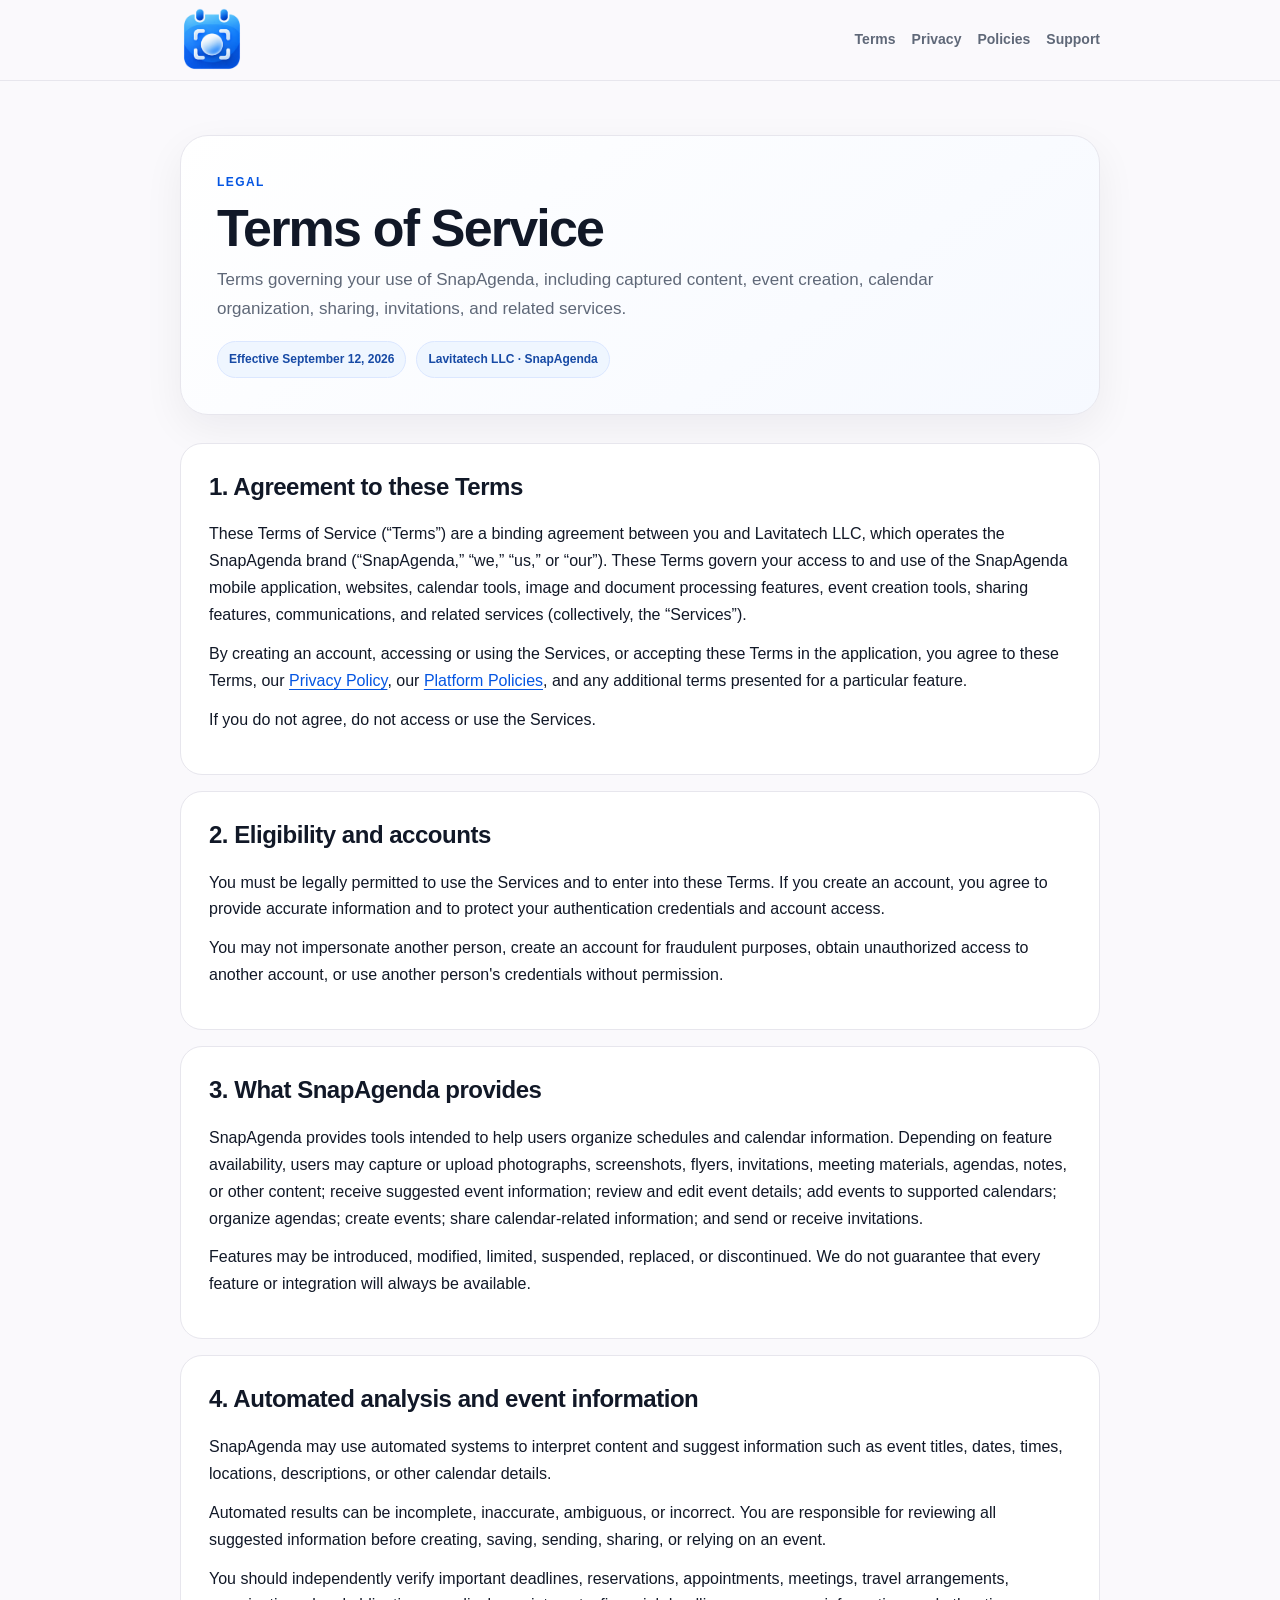
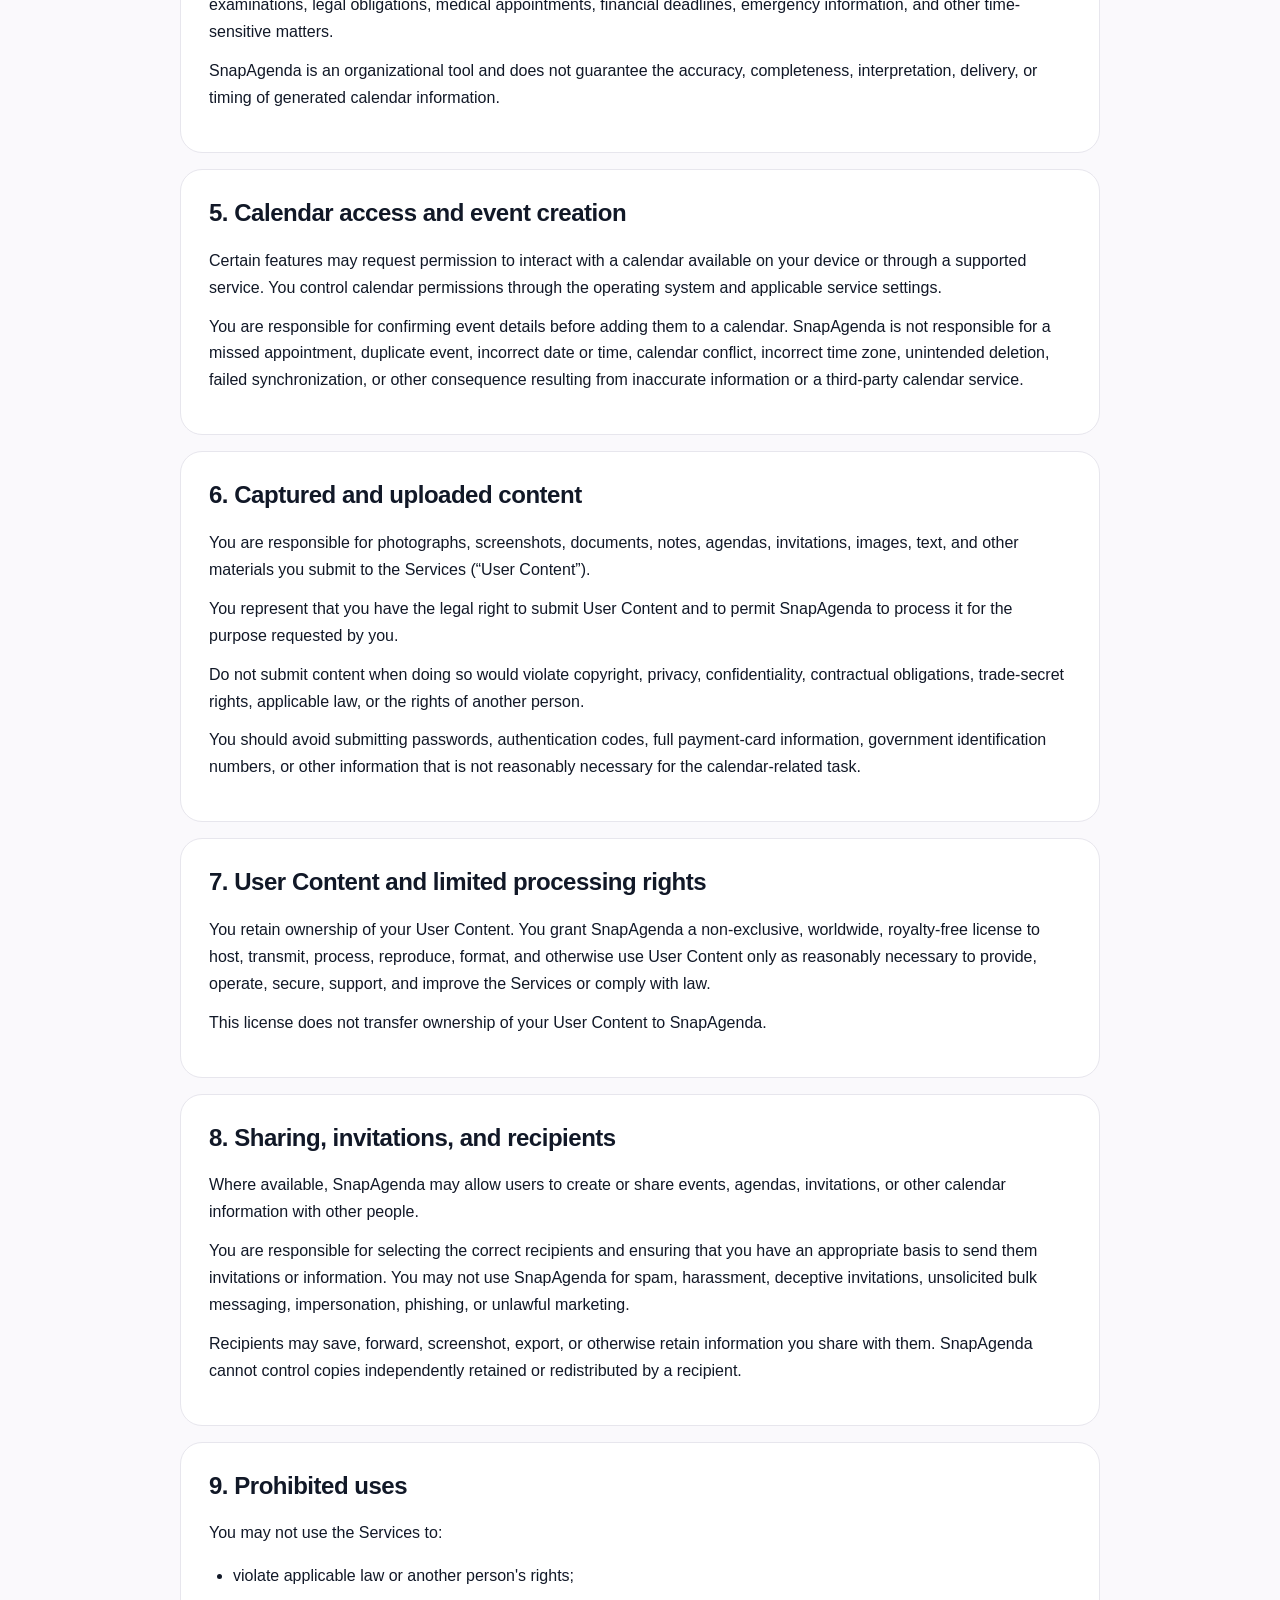
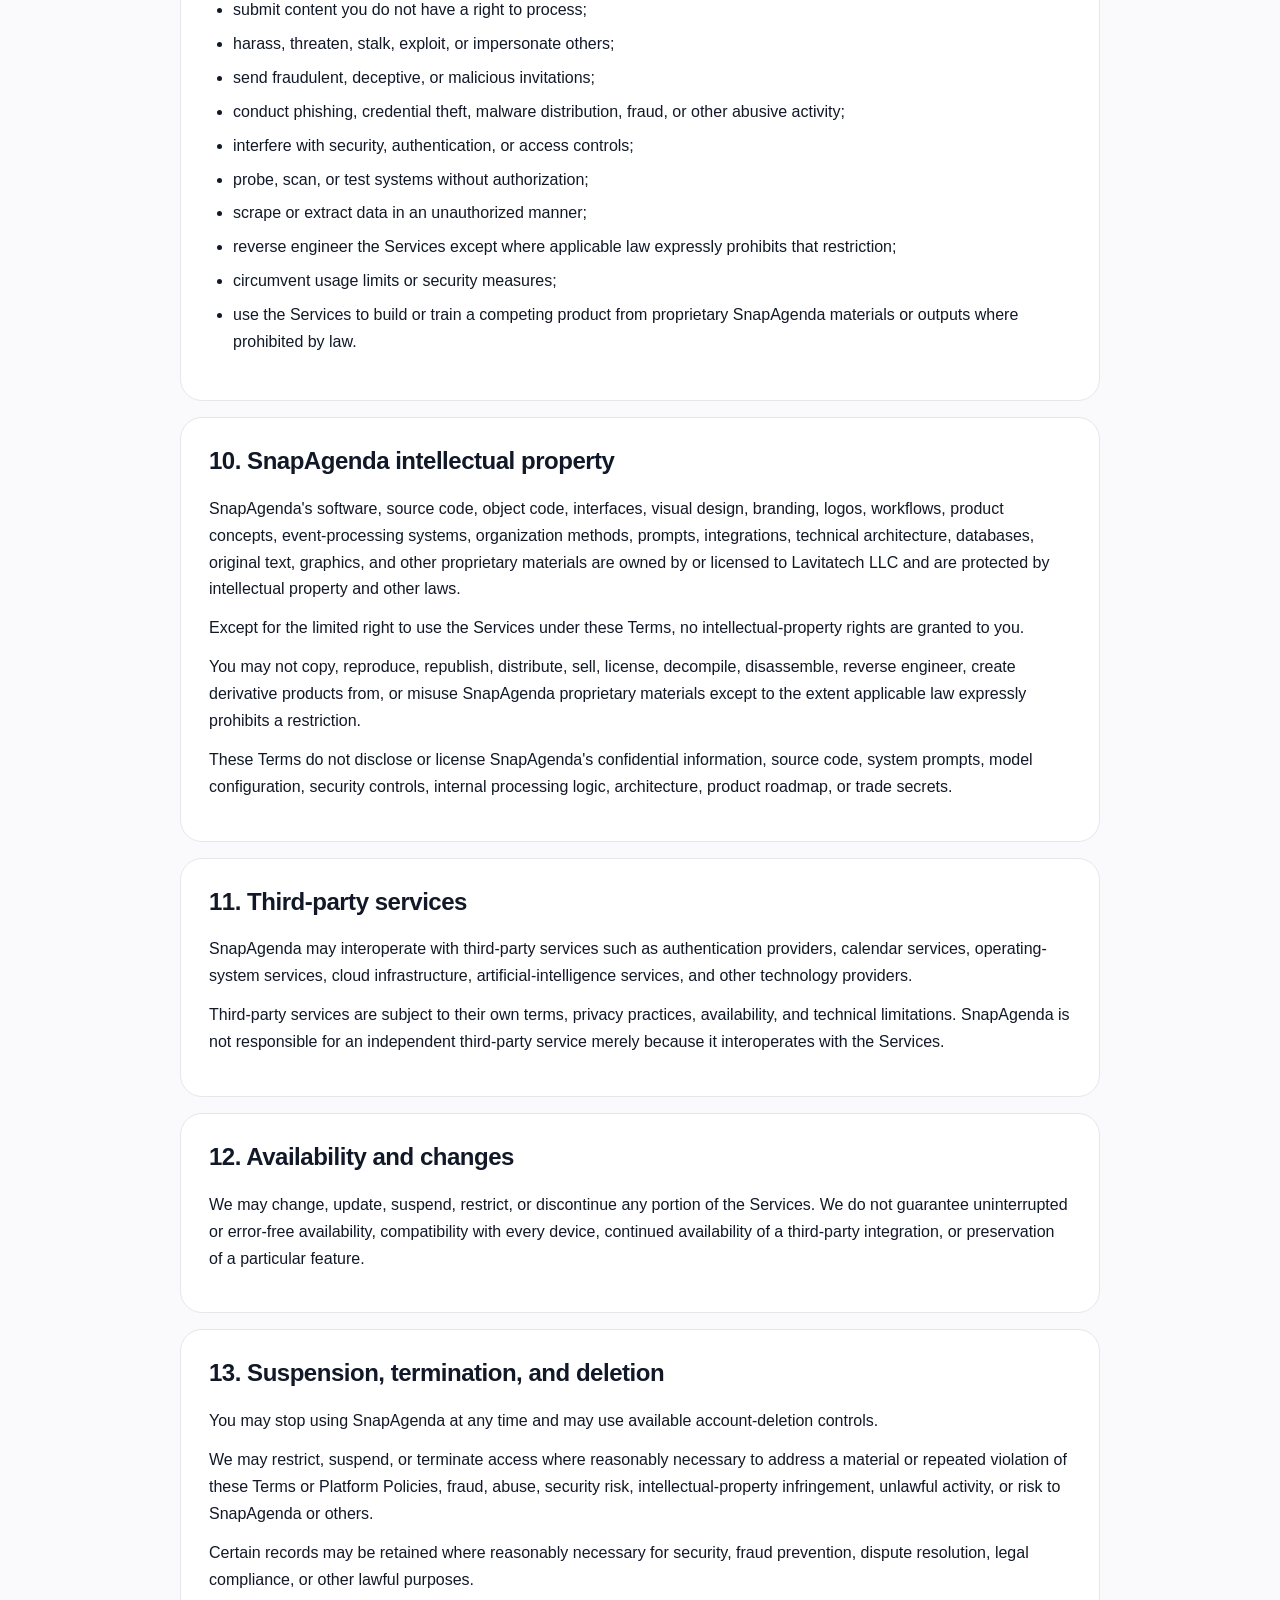
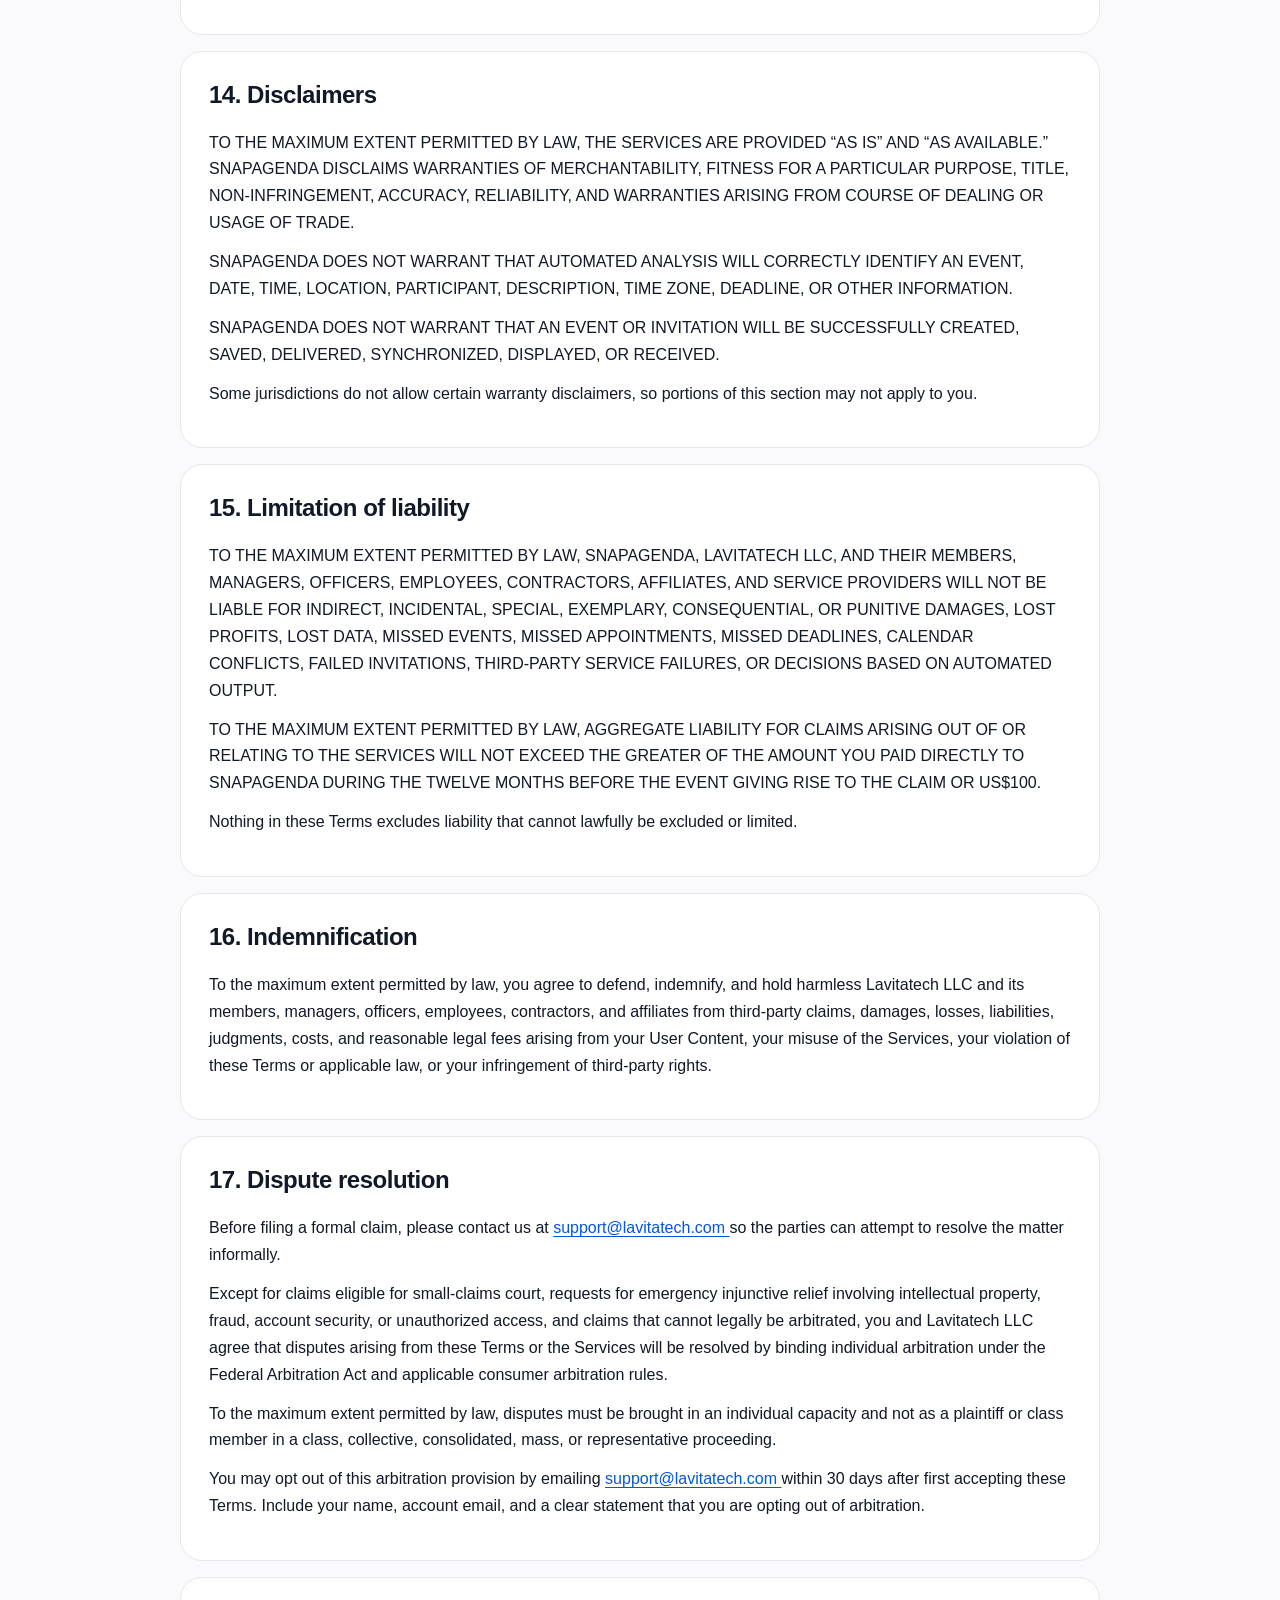
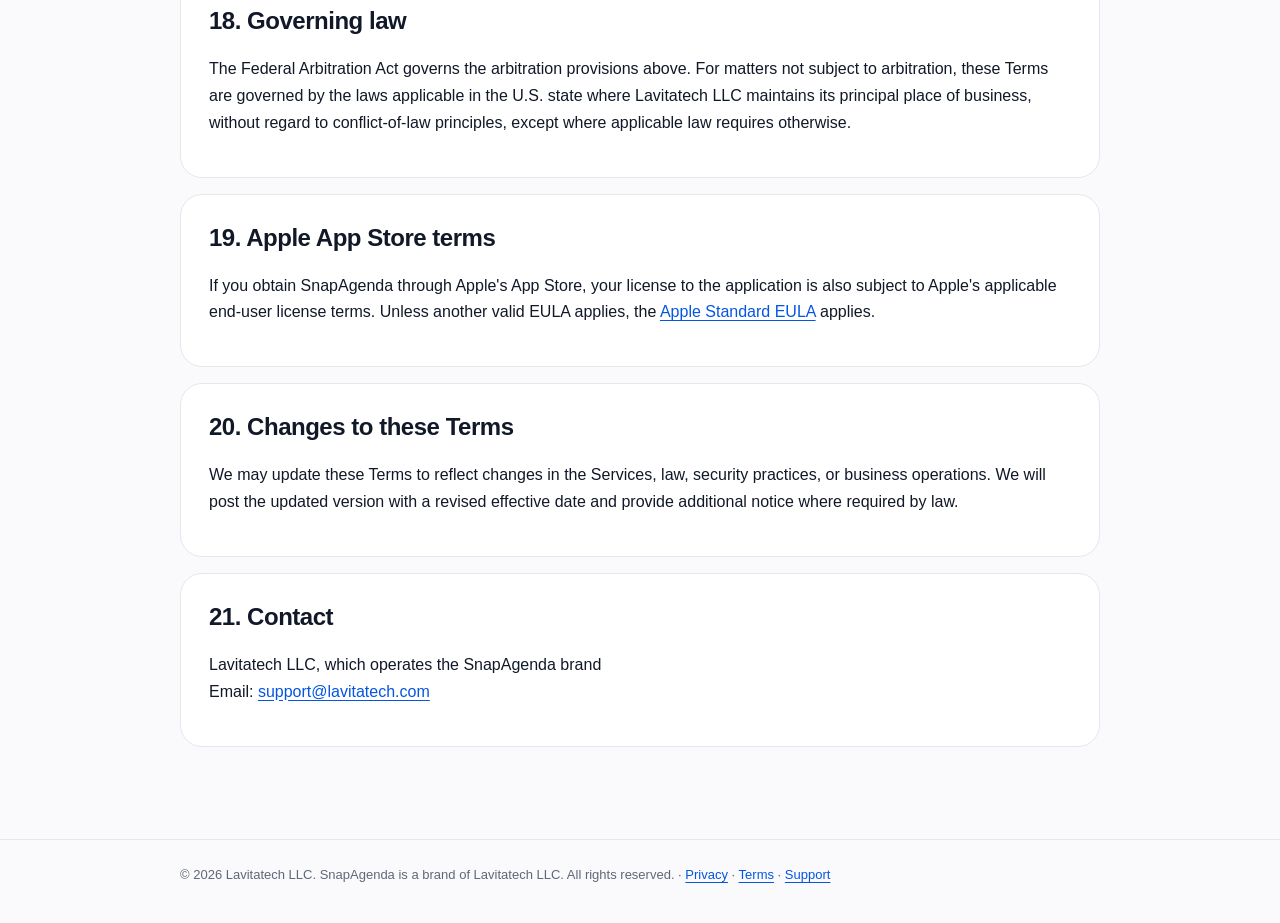
<file: terms.html>
<!doctype html>
<html lang="en">
<head>
  <meta charset="utf-8">
  <meta name="viewport" content="width=device-width,initial-scale=1">
  <meta name="color-scheme" content="light">
  <meta name="theme-color" content="#faf9fc">
  <meta
    name="description"
    content="Terms governing use of SnapAgenda, including image analysis,
    event creation, calendars, sharing, invitations, and user content."
  >
  <title>Terms of Service | SnapAgenda</title>
  <link rel="stylesheet" href="styles.css?v=20260912-1">
</head>

<body>
  <header class="site-header">
    <nav class="nav" aria-label="Primary">
      <a
        class="brand"
        href="index.html"
        aria-label="SnapAgenda Legal & Policies home"
      >
        <img
          class="brand-logo"
          src="snapagendalogo.png"
          alt="SnapAgenda"
          width="64"
          height="64"
          decoding="async"
        >
      </a>

      <div class="nav-links">
        <a href="terms.html">Terms</a>
        <a href="privacy.html">Privacy</a>
        <a href="platform-policies.html">Policies</a>
        <a href="support.html">Support</a>
      </div>
    </nav>
  </header>

  <main>
    <div class="hero">
      <p class="eyebrow">Legal</p>
      <h1>Terms of Service</h1>
      <p class="lead">
        Terms governing your use of SnapAgenda, including captured
        content, event creation, calendar organization, sharing,
        invitations, and related services.
      </p>

      <div class="meta">
        <span class="pill">Effective September 12, 2026</span>
        <span class="pill">Lavitatech LLC · SnapAgenda</span>
      </div>
    </div>

    <section id="agreement">
      <h2>1. Agreement to these Terms</h2>
      <p>
        These Terms of Service (“Terms”) are a binding agreement between
        you and Lavitatech LLC, which operates the SnapAgenda brand
        (“SnapAgenda,” “we,” “us,” or “our”). These Terms govern your
        access to and use of the SnapAgenda mobile application, websites,
        calendar tools, image and document processing features, event
        creation tools, sharing features, communications, and related
        services (collectively, the “Services”).
      </p>
      <p>
        By creating an account, accessing or using the Services, or
        accepting these Terms in the application, you agree to these
        Terms, our <a href="privacy.html">Privacy Policy</a>, our
        <a href="platform-policies.html">Platform Policies</a>, and any
        additional terms presented for a particular feature.
      </p>
      <p>
        If you do not agree, do not access or use the Services.
      </p>
    </section>

    <section id="eligibility">
      <h2>2. Eligibility and accounts</h2>
      <p>
        You must be legally permitted to use the Services and to enter
        into these Terms. If you create an account, you agree to provide
        accurate information and to protect your authentication
        credentials and account access.
      </p>
      <p>
        You may not impersonate another person, create an account for
        fraudulent purposes, obtain unauthorized access to another
        account, or use another person's credentials without permission.
      </p>
    </section>

    <section id="service">
      <h2>3. What SnapAgenda provides</h2>
      <p>
        SnapAgenda provides tools intended to help users organize
        schedules and calendar information. Depending on feature
        availability, users may capture or upload photographs,
        screenshots, flyers, invitations, meeting materials, agendas,
        notes, or other content; receive suggested event information;
        review and edit event details; add events to supported calendars;
        organize agendas; create events; share calendar-related
        information; and send or receive invitations.
      </p>
      <p>
        Features may be introduced, modified, limited, suspended,
        replaced, or discontinued. We do not guarantee that every
        feature or integration will always be available.
      </p>
    </section>

    <section id="automated-results">
      <h2>4. Automated analysis and event information</h2>
      <p>
        SnapAgenda may use automated systems to interpret content and
        suggest information such as event titles, dates, times,
        locations, descriptions, or other calendar details.
      </p>
      <p>
        Automated results can be incomplete, inaccurate, ambiguous, or
        incorrect. You are responsible for reviewing all suggested
        information before creating, saving, sending, sharing, or
        relying on an event.
      </p>
      <p>
        You should independently verify important deadlines,
        reservations, appointments, meetings, travel arrangements,
        examinations, legal obligations, medical appointments,
        financial deadlines, emergency information, and other
        time-sensitive matters.
      </p>
      <p>
        SnapAgenda is an organizational tool and does not guarantee the
        accuracy, completeness, interpretation, delivery, or timing of
        generated calendar information.
      </p>
    </section>

    <section id="calendar">
      <h2>5. Calendar access and event creation</h2>
      <p>
        Certain features may request permission to interact with a
        calendar available on your device or through a supported
        service. You control calendar permissions through the operating
        system and applicable service settings.
      </p>
      <p>
        You are responsible for confirming event details before adding
        them to a calendar. SnapAgenda is not responsible for a missed
        appointment, duplicate event, incorrect date or time, calendar
        conflict, incorrect time zone, unintended deletion, failed
        synchronization, or other consequence resulting from inaccurate
        information or a third-party calendar service.
      </p>
    </section>

    <section id="uploads">
      <h2>6. Captured and uploaded content</h2>
      <p>
        You are responsible for photographs, screenshots, documents,
        notes, agendas, invitations, images, text, and other materials
        you submit to the Services (“User Content”).
      </p>
      <p>
        You represent that you have the legal right to submit User
        Content and to permit SnapAgenda to process it for the purpose
        requested by you.
      </p>
      <p>
        Do not submit content when doing so would violate copyright,
        privacy, confidentiality, contractual obligations, trade-secret
        rights, applicable law, or the rights of another person.
      </p>
      <p>
        You should avoid submitting passwords, authentication codes,
        full payment-card information, government identification
        numbers, or other information that is not reasonably necessary
        for the calendar-related task.
      </p>
    </section>

    <section id="content-license">
      <h2>7. User Content and limited processing rights</h2>
      <p>
        You retain ownership of your User Content. You grant
        SnapAgenda a non-exclusive, worldwide, royalty-free license
        to host, transmit, process, reproduce, format, and otherwise use
        User Content only as reasonably necessary to provide, operate,
        secure, support, and improve the Services or comply with law.
      </p>
      <p>
        This license does not transfer ownership of your User Content
        to SnapAgenda.
      </p>
    </section>

    <section id="sharing">
      <h2>8. Sharing, invitations, and recipients</h2>
      <p>
        Where available, SnapAgenda may allow users to create or share
        events, agendas, invitations, or other calendar information with
        other people.
      </p>
      <p>
        You are responsible for selecting the correct recipients and
        ensuring that you have an appropriate basis to send them
        invitations or information. You may not use SnapAgenda for
        spam, harassment, deceptive invitations, unsolicited bulk
        messaging, impersonation, phishing, or unlawful marketing.
      </p>
      <p>
        Recipients may save, forward, screenshot, export, or otherwise
        retain information you share with them. SnapAgenda cannot
        control copies independently retained or redistributed by a
        recipient.
      </p>
    </section>

    <section id="prohibited">
      <h2>9. Prohibited uses</h2>
      <p>You may not use the Services to:</p>
      <ul>
        <li>violate applicable law or another person's rights;</li>
        <li>submit content you do not have a right to process;</li>
        <li>harass, threaten, stalk, exploit, or impersonate others;</li>
        <li>send fraudulent, deceptive, or malicious invitations;</li>
        <li>conduct phishing, credential theft, malware distribution,
          fraud, or other abusive activity;</li>
        <li>interfere with security, authentication, or access controls;</li>
        <li>probe, scan, or test systems without authorization;</li>
        <li>scrape or extract data in an unauthorized manner;</li>
        <li>reverse engineer the Services except where applicable law
          expressly prohibits that restriction;</li>
        <li>circumvent usage limits or security measures;</li>
        <li>use the Services to build or train a competing product from
          proprietary SnapAgenda materials or outputs where prohibited
          by law.</li>
      </ul>
    </section>

    <section id="ip">
      <h2>10. SnapAgenda intellectual property</h2>
      <p>
        SnapAgenda's software, source code, object code, interfaces,
        visual design, branding, logos, workflows, product concepts,
        event-processing systems, organization methods, prompts,
        integrations, technical architecture, databases, original
        text, graphics, and other proprietary materials are owned by or
        licensed to Lavitatech LLC and are protected by intellectual
        property and other laws.
      </p>
      <p>
        Except for the limited right to use the Services under these
        Terms, no intellectual-property rights are granted to you.
      </p>
      <p>
        You may not copy, reproduce, republish, distribute, sell,
        license, decompile, disassemble, reverse engineer, create
        derivative products from, or misuse SnapAgenda proprietary
        materials except to the extent applicable law expressly
        prohibits a restriction.
      </p>
      <p>
        These Terms do not disclose or license SnapAgenda's confidential
        information, source code, system prompts, model configuration,
        security controls, internal processing logic, architecture,
        product roadmap, or trade secrets.
      </p>
    </section>

    <section id="third-party">
      <h2>11. Third-party services</h2>
      <p>
        SnapAgenda may interoperate with third-party services such as
        authentication providers, calendar services, operating-system
        services, cloud infrastructure, artificial-intelligence
        services, and other technology providers.
      </p>
      <p>
        Third-party services are subject to their own terms, privacy
        practices, availability, and technical limitations. SnapAgenda
        is not responsible for an independent third-party service merely
        because it interoperates with the Services.
      </p>
    </section>

    <section id="availability">
      <h2>12. Availability and changes</h2>
      <p>
        We may change, update, suspend, restrict, or discontinue any
        portion of the Services. We do not guarantee uninterrupted or
        error-free availability, compatibility with every device,
        continued availability of a third-party integration, or
        preservation of a particular feature.
      </p>
    </section>

    <section id="termination">
      <h2>13. Suspension, termination, and deletion</h2>
      <p>
        You may stop using SnapAgenda at any time and may use available
        account-deletion controls.
      </p>
      <p>
        We may restrict, suspend, or terminate access where reasonably
        necessary to address a material or repeated violation of these
        Terms or Platform Policies, fraud, abuse, security risk,
        intellectual-property infringement, unlawful activity, or risk
        to SnapAgenda or others.
      </p>
      <p>
        Certain records may be retained where reasonably necessary for
        security, fraud prevention, dispute resolution, legal
        compliance, or other lawful purposes.
      </p>
    </section>

    <section id="disclaimers">
      <h2>14. Disclaimers</h2>
      <p>
        TO THE MAXIMUM EXTENT PERMITTED BY LAW, THE SERVICES ARE
        PROVIDED “AS IS” AND “AS AVAILABLE.” SNAPAGENDA DISCLAIMS
        WARRANTIES OF MERCHANTABILITY, FITNESS FOR A PARTICULAR
        PURPOSE, TITLE, NON-INFRINGEMENT, ACCURACY, RELIABILITY, AND
        WARRANTIES ARISING FROM COURSE OF DEALING OR USAGE OF TRADE.
      </p>
      <p>
        SNAPAGENDA DOES NOT WARRANT THAT AUTOMATED ANALYSIS WILL
        CORRECTLY IDENTIFY AN EVENT, DATE, TIME, LOCATION, PARTICIPANT,
        DESCRIPTION, TIME ZONE, DEADLINE, OR OTHER INFORMATION.
      </p>
      <p>
        SNAPAGENDA DOES NOT WARRANT THAT AN EVENT OR INVITATION WILL BE
        SUCCESSFULLY CREATED, SAVED, DELIVERED, SYNCHRONIZED, DISPLAYED,
        OR RECEIVED.
      </p>
      <p>
        Some jurisdictions do not allow certain warranty disclaimers,
        so portions of this section may not apply to you.
      </p>
    </section>

    <section id="liability">
      <h2>15. Limitation of liability</h2>
      <p>
        TO THE MAXIMUM EXTENT PERMITTED BY LAW, SNAPAGENDA,
        LAVITATECH LLC, AND THEIR MEMBERS, MANAGERS, OFFICERS,
        EMPLOYEES, CONTRACTORS, AFFILIATES, AND SERVICE PROVIDERS WILL
        NOT BE LIABLE FOR INDIRECT, INCIDENTAL, SPECIAL, EXEMPLARY,
        CONSEQUENTIAL, OR PUNITIVE DAMAGES, LOST PROFITS, LOST DATA,
        MISSED EVENTS, MISSED APPOINTMENTS, MISSED DEADLINES,
        CALENDAR CONFLICTS, FAILED INVITATIONS, THIRD-PARTY SERVICE
        FAILURES, OR DECISIONS BASED ON AUTOMATED OUTPUT.
      </p>
      <p>
        TO THE MAXIMUM EXTENT PERMITTED BY LAW, AGGREGATE LIABILITY
        FOR CLAIMS ARISING OUT OF OR RELATING TO THE SERVICES WILL NOT
        EXCEED THE GREATER OF THE AMOUNT YOU PAID DIRECTLY TO
        SNAPAGENDA DURING THE TWELVE MONTHS BEFORE THE EVENT GIVING
        RISE TO THE CLAIM OR US$100.
      </p>
      <p>
        Nothing in these Terms excludes liability that cannot lawfully
        be excluded or limited.
      </p>
    </section>

    <section id="indemnity">
      <h2>16. Indemnification</h2>
      <p>
        To the maximum extent permitted by law, you agree to defend,
        indemnify, and hold harmless Lavitatech LLC and its members,
        managers, officers, employees, contractors, and affiliates from
        third-party claims, damages, losses, liabilities, judgments,
        costs, and reasonable legal fees arising from your User
        Content, your misuse of the Services, your violation of these
        Terms or applicable law, or your infringement of third-party
        rights.
      </p>
    </section>

    <section id="disputes">
      <h2>17. Dispute resolution</h2>
      <p>
        Before filing a formal claim, please contact us at
        <a href="mailto:support@lavitatech.com">
          support@lavitatech.com
        </a>
        so the parties can attempt to resolve the matter informally.
      </p>
      <p>
        Except for claims eligible for small-claims court, requests for
        emergency injunctive relief involving intellectual property,
        fraud, account security, or unauthorized access, and claims that
        cannot legally be arbitrated, you and Lavitatech LLC agree that
        disputes arising from these Terms or the Services will be
        resolved by binding individual arbitration under the Federal
        Arbitration Act and applicable consumer arbitration rules.
      </p>
      <p>
        To the maximum extent permitted by law, disputes must be brought
        in an individual capacity and not as a plaintiff or class member
        in a class, collective, consolidated, mass, or representative
        proceeding.
      </p>
      <p>
        You may opt out of this arbitration provision by emailing
        <a href="mailto:support@lavitatech.com">
          support@lavitatech.com
        </a>
        within 30 days after first accepting these Terms. Include your
        name, account email, and a clear statement that you are opting
        out of arbitration.
      </p>
    </section>

    <section id="law">
      <h2>18. Governing law</h2>
      <p>
        The Federal Arbitration Act governs the arbitration provisions
        above. For matters not subject to arbitration, these Terms are
        governed by the laws applicable in the U.S. state where
        Lavitatech LLC maintains its principal place of business,
        without regard to conflict-of-law principles, except where
        applicable law requires otherwise.
      </p>
    </section>

    <section id="apple">
      <h2>19. Apple App Store terms</h2>
      <p>
        If you obtain SnapAgenda through Apple's App Store, your license
        to the application is also subject to Apple's applicable
        end-user license terms. Unless another valid EULA applies, the
        <a href="eula.html">Apple Standard EULA</a> applies.
      </p>
    </section>

    <section id="changes">
      <h2>20. Changes to these Terms</h2>
      <p>
        We may update these Terms to reflect changes in the Services,
        law, security practices, or business operations. We will post
        the updated version with a revised effective date and provide
        additional notice where required by law.
      </p>
    </section>

    <section id="contact">
      <h2>21. Contact</h2>
      <p>
        Lavitatech LLC, which operates the SnapAgenda brand<br>
        Email:
        <a href="mailto:support@lavitatech.com">
          support@lavitatech.com
        </a>
      </p>
    </section>
  </main>

  <footer>
    <div class="footer-inner">
      © 2026 Lavitatech LLC. SnapAgenda is a brand of
      Lavitatech LLC. All rights reserved. ·
      <a href="privacy.html">Privacy</a> ·
      <a href="terms.html">Terms</a> ·
      <a href="support.html">Support</a>
    </div>
  </footer>
</body>
</html>
</file>
<file: styles.css>
:root {
  --bg: #faf9fc;
  --surface: #ffffff;
  --text: #111827;
  --muted: #5f6878;
  --border: #e7e6ed;
  --accent: #0455e2;
  --accent-soft: #eff6ff;
  --max: 920px;
}
* { box-sizing: border-box; }
html { scroll-behavior: smooth; }
body {
  margin: 0;
  font-family: -apple-system, BlinkMacSystemFont, "Segoe UI", Roboto, Helvetica, Arial, sans-serif;
  background: var(--bg);
  color: var(--text);
  line-height: 1.68;
}
a { color: var(--accent); text-underline-offset: 3px; }
a:hover { text-decoration-thickness: 2px; }

.site-header {
  position: sticky;
  top: 0;
  z-index: 10;
  width: 100%;
  overflow: hidden;
  backdrop-filter: blur(18px);
  -webkit-backdrop-filter: blur(18px);
  background: rgba(250,249,252,.92);
  border-bottom: 1px solid var(--border);
}

.nav {
  width: min(var(--max), calc(100% - 36px));
  margin: 0 auto;
  min-height: 80px;
  display: flex;
  align-items: center;
  gap: 18px;
}

.brand {
  display: inline-flex;
  align-items: center;
  justify-content: center;
  flex: 0 0 64px;
  width: 64px;
  height: 64px;
  overflow: hidden;
  line-height: 0;
  color: var(--text);
  text-decoration: none;
}

.brand-logo {
  display: block !important;
  width: 64px !important;
  height: 64px !important;
  min-width: 64px !important;
  min-height: 64px !important;
  max-width: 64px !important;
  max-height: 64px !important;
  object-fit: contain !important;
  object-position: center !important;
  position: static !important;
  inset: auto !important;
  margin: 0 !important;
  transform: none !important;
}

.nav-links {
  margin-left: auto;
  display: flex;
  align-items: center;
  gap: 16px;
  flex-wrap: wrap;
  justify-content: flex-end;
}
.nav-links a {
  color: var(--muted);
  text-decoration: none;
  font-size: 14px;
  font-weight: 650;
}
.nav-links a:hover { color: var(--text); }

main {
  position: relative;
  z-index: 0;
  width: min(var(--max), calc(100% - 36px));
  margin: 0 auto;
  padding: 54px 0 76px;
}
.hero {
  padding: 36px;
  border: 1px solid var(--border);
  border-radius: 28px;
  background: linear-gradient(145deg, #ffffff 0%, #f6f9ff 100%);
  box-shadow: 0 14px 40px rgba(17,24,39,.06);
  margin-bottom: 28px;
}
.eyebrow {
  margin: 0 0 8px;
  color: var(--accent);
  text-transform: uppercase;
  letter-spacing: .12em;
  font-size: 12px;
  font-weight: 800;
}
h1 {
  margin: 0 0 10px;
  font-size: clamp(34px, 6vw, 52px);
  line-height: 1.08;
  letter-spacing: -.035em;
}
.lead {
  margin: 0;
  max-width: 760px;
  color: var(--muted);
  font-size: 17px;
}
.meta {
  margin-top: 18px;
  display: flex;
  flex-wrap: wrap;
  gap: 10px;
}
.pill {
  border: 1px solid #dbe7ff;
  background: var(--accent-soft);
  color: #174aa5;
  border-radius: 999px;
  padding: 7px 11px;
  font-size: 12px;
  font-weight: 750;
}
.card {
  background: var(--surface);
  border: 1px solid var(--border);
  border-radius: 22px;
  padding: 28px;
  margin: 16px 0;
}
.card h2, section h2 {
  margin-top: 0;
  letter-spacing: -.02em;
}
section {
  background: var(--surface);
  border: 1px solid var(--border);
  border-radius: 22px;
  padding: 28px;
  margin: 16px 0;
  scroll-margin-top: 104px;
}
h2 { font-size: 24px; line-height: 1.25; }
h3 { font-size: 18px; margin-top: 26px; line-height: 1.35; }
p { margin: 12px 0; }
ul, ol { padding-left: 24px; }
li { margin: 7px 0; }
.notice {
  border-left: 4px solid var(--accent);
  background: var(--accent-soft);
  padding: 16px 18px;
  border-radius: 12px;
  margin: 18px 0;
}
.grid {
  display: grid;
  grid-template-columns: repeat(2, minmax(0,1fr));
  gap: 16px;
}
.link-card {
  display: block;
  background: var(--surface);
  border: 1px solid var(--border);
  border-radius: 20px;
  padding: 22px;
  text-decoration: none;
  color: var(--text);
}
.link-card:hover {
  border-color: #b8cdfa;
  transform: translateY(-1px);
}
.link-card strong { display: block; margin-bottom: 6px; }
.link-card span { color: var(--muted); font-size: 14px; }
footer {
  border-top: 1px solid var(--border);
  color: var(--muted);
}
.footer-inner {
  width: min(var(--max), calc(100% - 36px));
  margin: 0 auto;
  padding: 24px 0 38px;
  font-size: 13px;
}
.small { color: var(--muted); font-size: 13px; }
.contact-button {
  display: inline-flex;
  align-items: center;
  justify-content: center;
  min-height: 48px;
  padding: 0 18px;
  border-radius: 14px;
  background: var(--accent);
  color: white;
  text-decoration: none;
  font-weight: 800;
}

@media (max-width: 720px) {
  .nav {
    padding: 10px 0;
    min-height: 72px;
  }
  .brand {
    flex-basis: 54px;
    width: 54px;
    height: 54px;
  }
  .brand-logo {
    width: 54px !important;
    height: 54px !important;
    min-width: 54px !important;
    min-height: 54px !important;
    max-width: 54px !important;
    max-height: 54px !important;
  }
  .nav-links {
    gap: 10px;
  }
  .nav-links a {
    font-size: 13px;
  }
  .hero, section, .card {
    padding: 22px;
    border-radius: 20px;
  }
  main { padding-top: 28px; }
  .grid { grid-template-columns: 1fr; }
}

@media (max-width: 540px) {
  .nav {
    align-items: center;
    flex-direction: row;
    gap: 12px;
  }
  .nav-links {
    margin-left: auto;
    width: auto;
    justify-content: flex-end;
    gap: 8px 10px;
  }
  .nav-links a {
    font-size: 12px;
  }
}

@media (max-width: 390px) {
  .nav {
    align-items: flex-start;
    flex-direction: column;
    gap: 8px;
  }
  .nav-links {
    margin-left: 0;
    width: 100%;
    justify-content: flex-start;
  }
}
</file>
